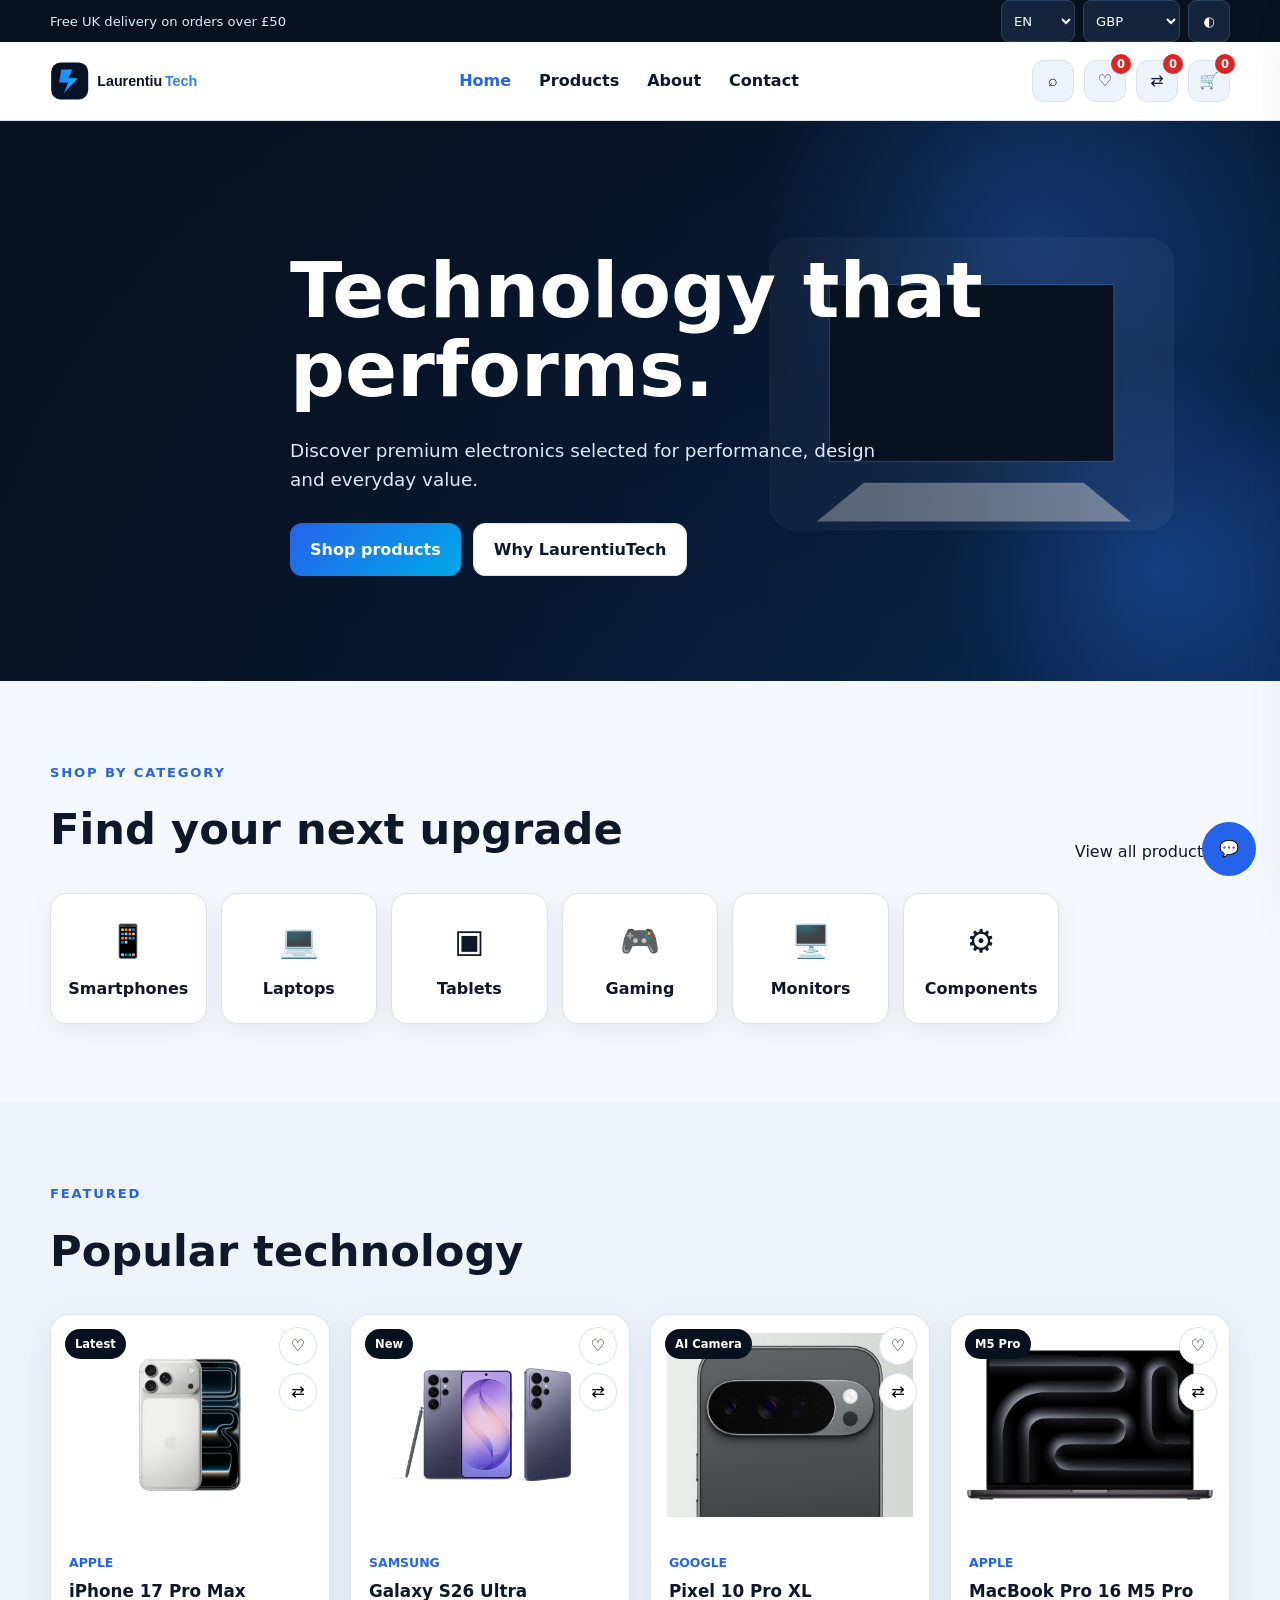
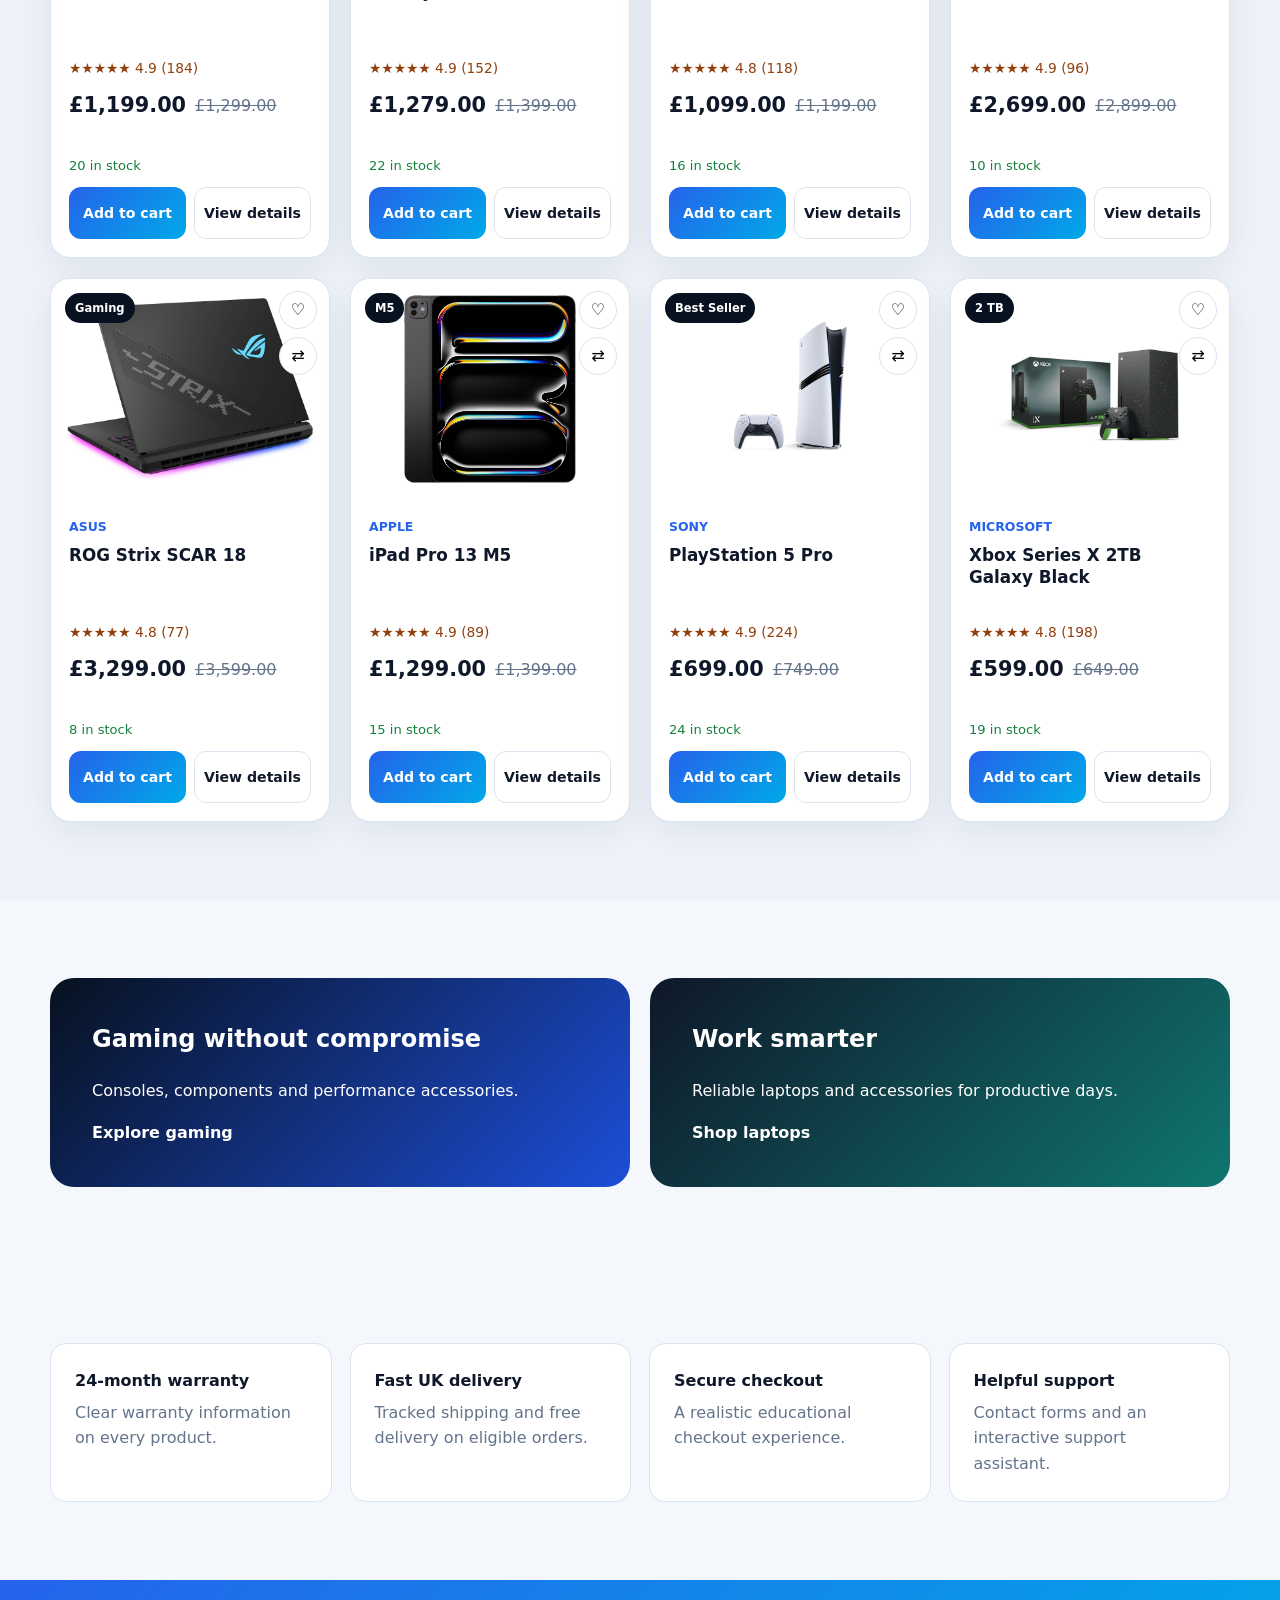
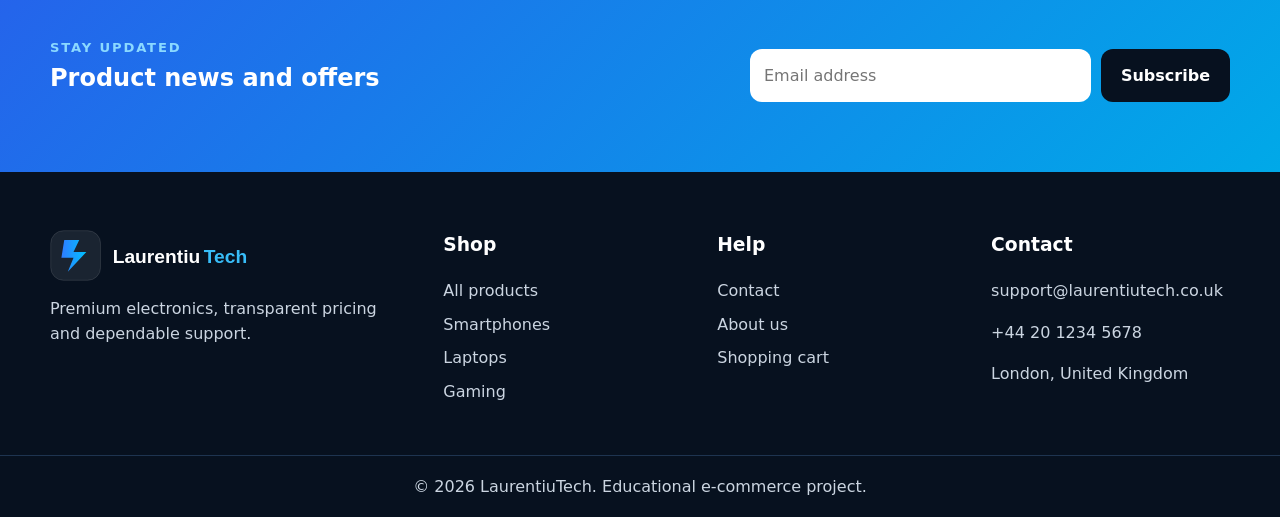
<file: index.html>
<!doctype html>
<html lang="en">
  <head>
    <meta charset="utf-8" />
    <meta content="width=device-width,initial-scale=1" name="viewport" />
    <meta content="Premium electronics store" name="description" />
    <title>Premium Electronics | LaurentiuTech</title>
    <link href="images/logo.svg" rel="icon" />
    <link href="css/style.css" rel="stylesheet" />
    <link href="css/responsive.css" rel="stylesheet" />
  </head>
  <body>
    <header class="site-header">
      <div class="topbar">
        <div class="wrap">
          <span> Free UK delivery on orders over £50 </span>
          <div class="prefs">
            <select aria-label="Language" data-language="">
              <option value="en">EN</option>
              <option value="ro">RO</option>
              <option value="es">ES</option>
              <option value="it">IT</option>
              <option value="fr">FR</option>
              <option value="de">DE</option>
            </select>
            <select aria-label="Currency" data-currency="">
              <option>GBP</option>
              <option>EUR</option>
              <option>USD</option>
              <option value="RON">RON (lei)</option>
            </select>
            <button
              aria-label="Toggle colour theme"
              class="icon-btn"
              data-action="theme"
            >
              ◐
            </button>
          </div>
        </div>
      </div>
      <div class="nav-wrap wrap">
        <a class="brand" href="index.html">
          <img alt="LaurentiuTech" src="images/logo.svg" />
        </a>
        <button
          aria-label="Open navigation"
          class="menu-btn"
          data-action="menu"
        >
          ☰
        </button>
        <nav class="main-nav">
          <a href="index.html"> Home </a>
          <a href="products.html"> Products </a>
          <a href="about.html"> About </a>
          <a href="contact.html"> Contact </a>
        </nav>
        <div class="nav-actions">
          <button aria-label="Search" class="icon-btn" data-action="search">
            ⌕
          </button>
          <button aria-label="Wishlist" class="icon-btn" data-action="wishlist">
            ♡
            <b data-wishlist-count=""> 0 </b>
          </button>
          <button aria-label="Compare" class="icon-btn" data-action="compare">
            ⇄
            <b data-compare-count=""> 0 </b>
          </button>
          <a aria-label="Cart" class="icon-btn" href="cart.html">
            🛒
            <b data-cart-count=""> 0 </b>
          </a>
        </div>
      </div>
      <div class="search-panel">
        <div class="wrap">
          <input
            data-global-search=""
            placeholder="Search products, brands or categories"
            type="search"
          />
          <button data-action="close-search">×</button>
        </div>
      </div>
    </header>
    <main>
      <section class="hero home-hero">
        <div class="wrap hero-content">
          <span class="eyebrow"> LAURENTIUTECH </span>
          <h1>Technology that performs.</h1>
          <p>
            Discover premium electronics selected for performance, design and
            everyday value.
          </p>
          <div class="hero-actions">
            <a class="btn primary" href="products.html"> Shop products </a>
            <a class="btn ghost" href="about.html"> Why LaurentiuTech </a>
          </div>
        </div>
      </section>
      <section class="section wrap">
        <div class="section-head">
          <div>
            <span class="eyebrow dark"> SHOP BY CATEGORY </span>
            <h2>Find your next upgrade</h2>
          </div>
          <a href="products.html"> View all products → </a>
        </div>
        <div class="category-grid" data-category-grid=""></div>
      </section>
      <section class="section soft">
        <div class="wrap">
          <div class="section-head">
            <div>
              <span class="eyebrow dark"> FEATURED </span>
              <h2>Popular technology</h2>
            </div>
          </div>
          <div class="product-grid" data-featured=""></div>
        </div>
      </section>
      <section class="promo-grid wrap section">
        <article class="promo">
          <h2>Gaming without compromise</h2>
          <p>Consoles, components and performance accessories.</p>
          <a href="products.html?category=Gaming"> Explore gaming </a>
        </article>
        <article class="promo alt">
          <h2>Work smarter</h2>
          <p>Reliable laptops and accessories for productive days.</p>
          <a href="products.html?category=Laptops"> Shop laptops </a>
        </article>
      </section>
      <section class="benefits wrap section">
        <article>
          <b> 24-month warranty </b>
          <span> Clear warranty information on every product. </span>
        </article>
        <article>
          <b> Fast UK delivery </b>
          <span> Tracked shipping and free delivery on eligible orders. </span>
        </article>
        <article>
          <b> Secure checkout </b>
          <span> A realistic educational checkout experience. </span>
        </article>
        <article>
          <b> Helpful support </b>
          <span> Contact forms and an interactive support assistant. </span>
        </article>
      </section>
      <section class="newsletter">
        <div class="wrap">
          <div>
            <span class="eyebrow"> STAY UPDATED </span>
            <h2>Product news and offers</h2>
          </div>
          <form data-newsletter="">
            <input placeholder="Email address" required="" type="email" />
            <button class="btn dark">Subscribe</button>
          </form>
        </div>
      </section>
    </main>
    <footer class="site-footer">
      <div class="wrap footer-grid">
        <div>
          <img
            alt="LaurentiuTech"
            class="footer-logo"
            src="images/logo-white.svg"
          />
          <p>
            Premium electronics, transparent pricing and dependable support.
          </p>
        </div>
        <div>
          <h3>Shop</h3>
          <a href="products.html"> All products </a>
          <a href="products.html?category=Smartphones"> Smartphones </a>
          <a href="products.html?category=Laptops"> Laptops </a>
          <a href="products.html?category=Gaming"> Gaming </a>
        </div>
        <div>
          <h3>Help</h3>
          <a href="contact.html"> Contact </a>
          <a href="about.html"> About us </a>
          <a href="cart.html"> Shopping cart </a>
        </div>
        <div>
          <h3>Contact</h3>
          <p>support@laurentiutech.co.uk</p>
          <p>+44 20 1234 5678</p>
          <p>London, United Kingdom</p>
        </div>
      </div>
      <div class="copyright">
        © 2026 LaurentiuTech. Educational e-commerce project.
      </div>
    </footer>
    <button class="chat-toggle" data-action="chat">💬</button>
    <aside class="chat">
      <header>
        <strong> LaurentiuTech Assistant </strong>
        <button data-action="chat-close">×</button>
      </header>
      <div class="chat-messages" data-chat-messages=""></div>
      <form data-chat-form="">
        <input
          name="message"
          placeholder="Ask about delivery, returns or warranty"
          required=""
        />
        <button>Send</button>
      </form>
    </aside>
    <div class="drawer" data-drawer="">
      <div class="drawer-head">
        <h2 data-drawer-title=""></h2>
        <button data-action="drawer-close">×</button>
      </div>
      <div data-drawer-content=""></div>
    </div>
    <div class="toast" data-toast="" role="status"></div>
    <button class="back-top" data-action="top">↑</button>
    <script src="js/translations.js"></script>
    <script src="js/products.js"></script>
    <script src="js/script.js"></script>
  </body>
</html>
</file>
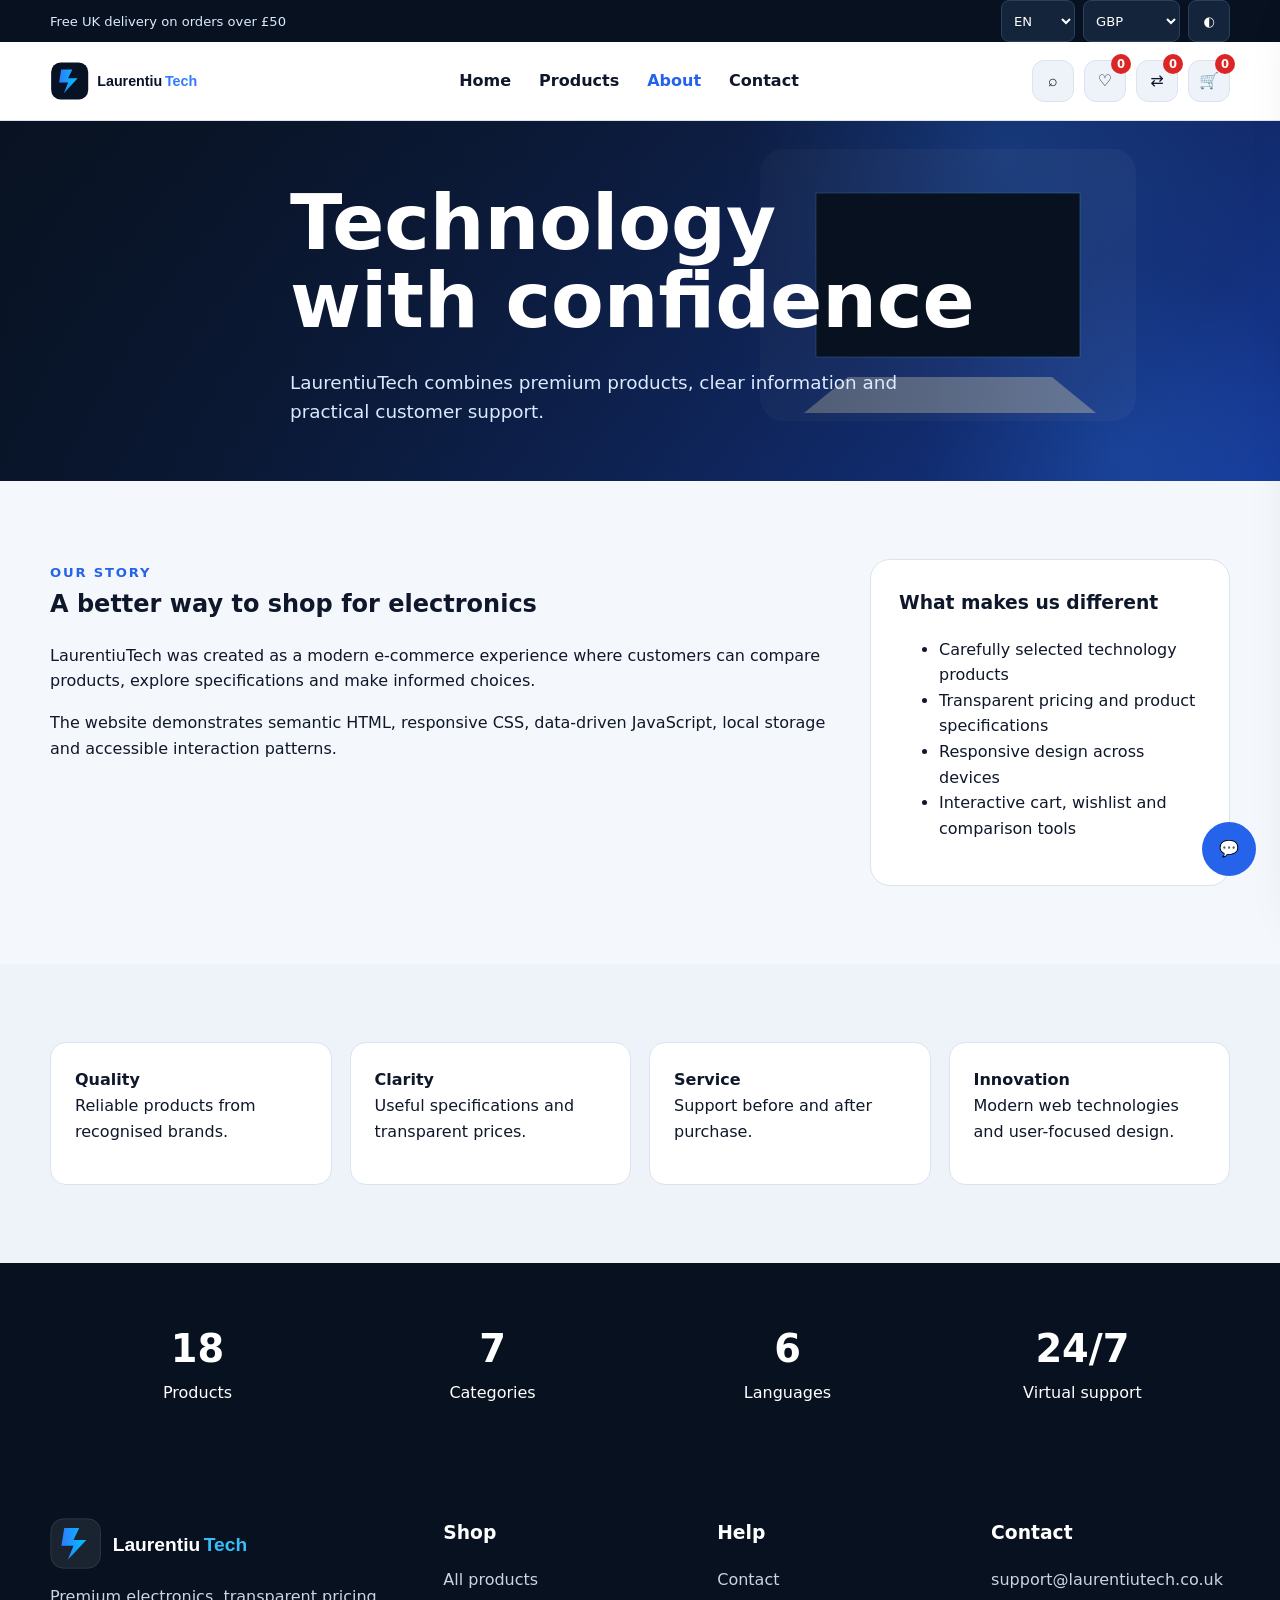
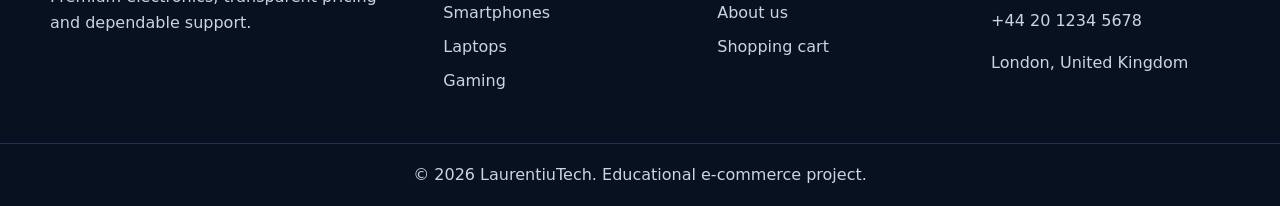
<file: about.html>
<!doctype html>
<html lang="en">
  <head>
    <meta charset="utf-8" />
    <meta content="width=device-width,initial-scale=1" name="viewport" />
    <meta content="About LaurentiuTech" name="description" />
    <title>About | LaurentiuTech</title>
    <link href="images/logo.svg" rel="icon" />
    <link href="css/style.css" rel="stylesheet" />
    <link href="css/responsive.css" rel="stylesheet" />
  </head>
  <body>
    <header class="site-header">
      <div class="topbar">
        <div class="wrap">
          <span> Free UK delivery on orders over £50 </span>
          <div class="prefs">
            <select aria-label="Language" data-language="">
              <option value="en">EN</option>
              <option value="ro">RO</option>
              <option value="es">ES</option>
              <option value="it">IT</option>
              <option value="fr">FR</option>
              <option value="de">DE</option>
            </select>
            <select aria-label="Currency" data-currency="">
              <option>GBP</option>
              <option>EUR</option>
              <option>USD</option>
              <option value="RON">RON (lei)</option>
            </select>
            <button
              aria-label="Toggle colour theme"
              class="icon-btn"
              data-action="theme"
            >
              ◐
            </button>
          </div>
        </div>
      </div>
      <div class="nav-wrap wrap">
        <a class="brand" href="index.html">
          <img alt="LaurentiuTech" src="images/logo.svg" />
        </a>
        <button
          aria-label="Open navigation"
          class="menu-btn"
          data-action="menu"
        >
          ☰
        </button>
        <nav class="main-nav">
          <a href="index.html"> Home </a>
          <a href="products.html"> Products </a>
          <a href="about.html"> About </a>
          <a href="contact.html"> Contact </a>
        </nav>
        <div class="nav-actions">
          <button aria-label="Search" class="icon-btn" data-action="search">
            ⌕
          </button>
          <button aria-label="Wishlist" class="icon-btn" data-action="wishlist">
            ♡
            <b data-wishlist-count=""> 0 </b>
          </button>
          <button aria-label="Compare" class="icon-btn" data-action="compare">
            ⇄
            <b data-compare-count=""> 0 </b>
          </button>
          <a aria-label="Cart" class="icon-btn" href="cart.html">
            🛒
            <b data-cart-count=""> 0 </b>
          </a>
        </div>
      </div>
      <div class="search-panel">
        <div class="wrap">
          <input
            data-global-search=""
            placeholder="Search products, brands or categories"
            type="search"
          />
          <button data-action="close-search">×</button>
        </div>
      </div>
    </header>
    <main>
      <section class="hero page-hero about-hero">
        <div class="wrap hero-content">
          <span class="eyebrow"> ABOUT US </span>
          <h1>Technology with confidence</h1>
          <p>
            LaurentiuTech combines premium products, clear information and
            practical customer support.
          </p>
        </div>
      </section>
      <section class="section wrap two-col">
        <div>
          <span class="eyebrow dark"> OUR STORY </span>
          <h2>A better way to shop for electronics</h2>
          <p>
            LaurentiuTech was created as a modern e-commerce experience where
            customers can compare products, explore specifications and make
            informed choices.
          </p>
          <p>
            The website demonstrates semantic HTML, responsive CSS, data-driven
            JavaScript, local storage and accessible interaction patterns.
          </p>
        </div>
        <div class="feature-panel">
          <h3>What makes us different</h3>
          <ul>
            <li>Carefully selected technology products</li>
            <li>Transparent pricing and product specifications</li>
            <li>Responsive design across devices</li>
            <li>Interactive cart, wishlist and comparison tools</li>
          </ul>
        </div>
      </section>
      <section class="section soft">
        <div class="wrap values">
          <article>
            <b> Quality </b>
            <p>Reliable products from recognised brands.</p>
          </article>
          <article>
            <b> Clarity </b>
            <p>Useful specifications and transparent prices.</p>
          </article>
          <article>
            <b> Service </b>
            <p>Support before and after purchase.</p>
          </article>
          <article>
            <b> Innovation </b>
            <p>Modern web technologies and user-focused design.</p>
          </article>
        </div>
      </section>
      <section class="stats">
        <div class="wrap">
          <div>
            <strong> 18 </strong>
            <span> Products </span>
          </div>
          <div>
            <strong> 7 </strong>
            <span> Categories </span>
          </div>
          <div>
            <strong> 6 </strong>
            <span> Languages </span>
          </div>
          <div>
            <strong> 24/7 </strong>
            <span> Virtual support </span>
          </div>
        </div>
      </section>
    </main>
    <footer class="site-footer">
      <div class="wrap footer-grid">
        <div>
          <img
            alt="LaurentiuTech"
            class="footer-logo"
            src="images/logo-white.svg"
          />
          <p>
            Premium electronics, transparent pricing and dependable support.
          </p>
        </div>
        <div>
          <h3>Shop</h3>
          <a href="products.html"> All products </a>
          <a href="products.html?category=Smartphones"> Smartphones </a>
          <a href="products.html?category=Laptops"> Laptops </a>
          <a href="products.html?category=Gaming"> Gaming </a>
        </div>
        <div>
          <h3>Help</h3>
          <a href="contact.html"> Contact </a>
          <a href="about.html"> About us </a>
          <a href="cart.html"> Shopping cart </a>
        </div>
        <div>
          <h3>Contact</h3>
          <p>support@laurentiutech.co.uk</p>
          <p>+44 20 1234 5678</p>
          <p>London, United Kingdom</p>
        </div>
      </div>
      <div class="copyright">
        © 2026 LaurentiuTech. Educational e-commerce project.
      </div>
    </footer>
    <button class="chat-toggle" data-action="chat">💬</button>
    <aside class="chat">
      <header>
        <strong> LaurentiuTech Assistant </strong>
        <button data-action="chat-close">×</button>
      </header>
      <div class="chat-messages" data-chat-messages=""></div>
      <form data-chat-form="">
        <input
          name="message"
          placeholder="Ask about delivery, returns or warranty"
          required=""
        />
        <button>Send</button>
      </form>
    </aside>
    <div class="drawer" data-drawer="">
      <div class="drawer-head">
        <h2 data-drawer-title=""></h2>
        <button data-action="drawer-close">×</button>
      </div>
      <div data-drawer-content=""></div>
    </div>
    <div class="toast" data-toast="" role="status"></div>
    <button class="back-top" data-action="top">↑</button>
    <script src="js/translations.js"></script>
    <script src="js/products.js"></script>
    <script src="js/script.js"></script>
  </body>
</html>
</file>
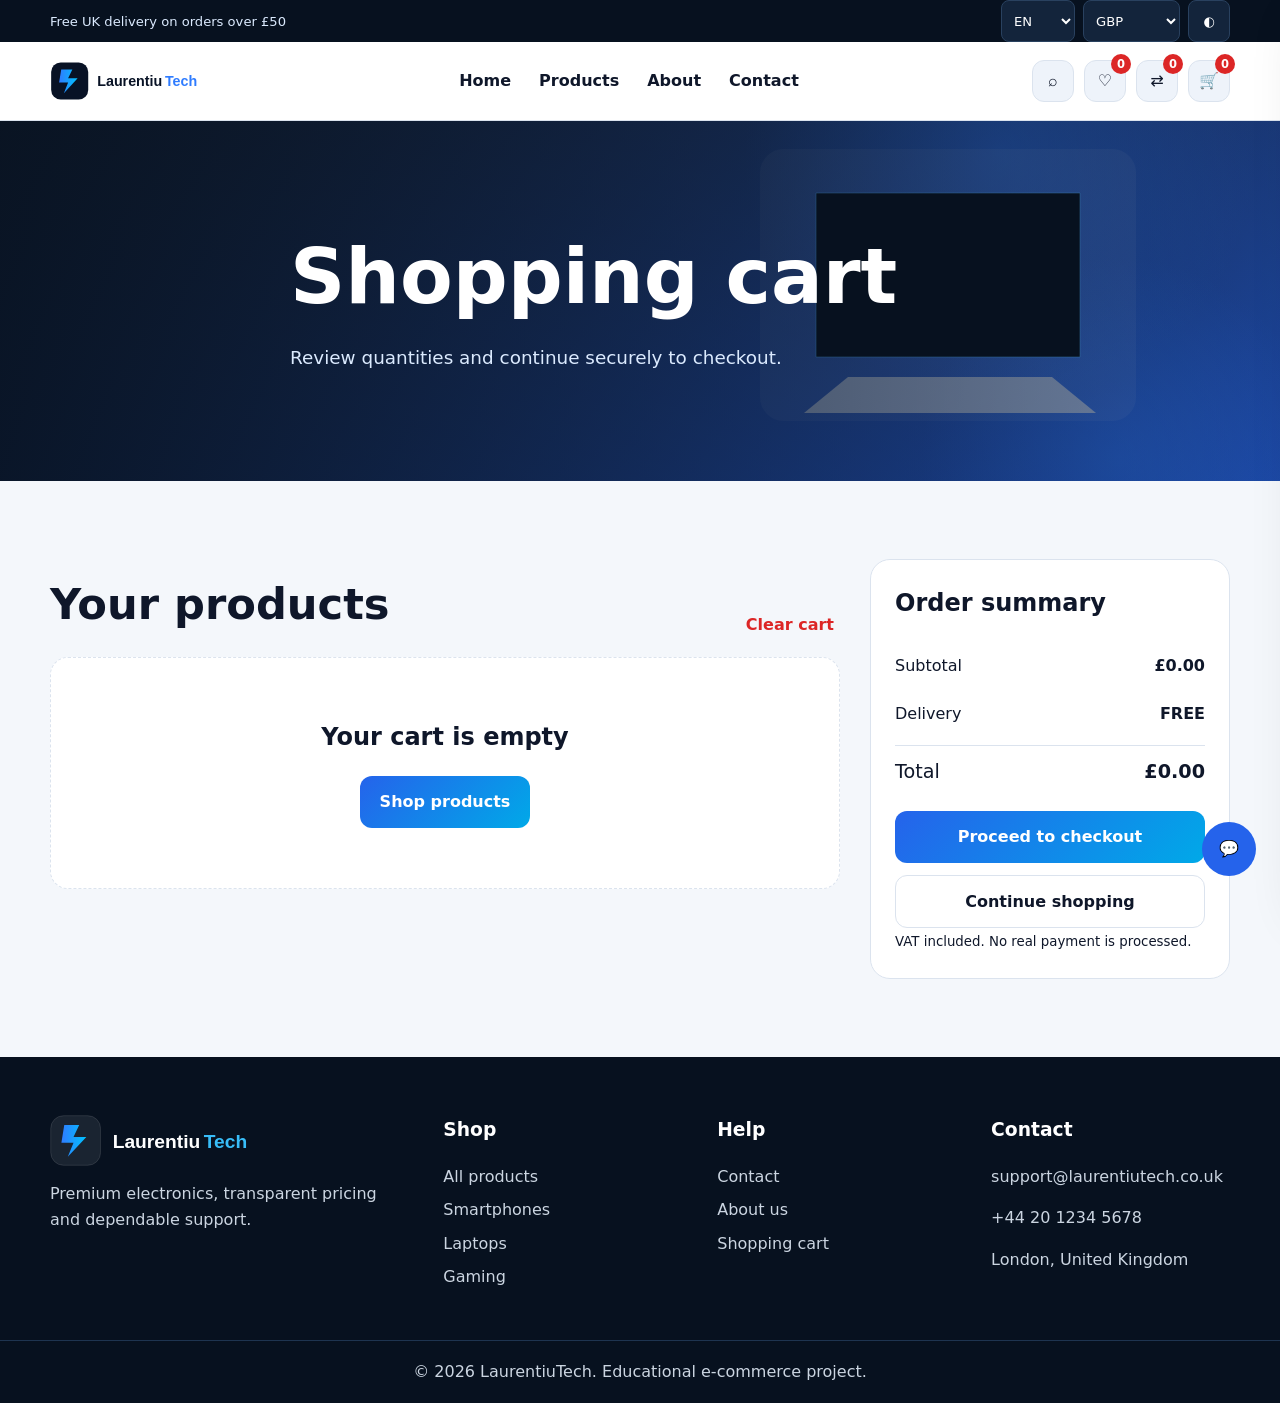
<file: cart.html>
<!doctype html>
<html lang="en">
  <head>
    <meta charset="utf-8" />
    <meta content="width=device-width,initial-scale=1" name="viewport" />
    <meta content="Review shopping cart" name="description" />
    <title>Shopping Cart | LaurentiuTech</title>
    <link href="images/logo.svg" rel="icon" />
    <link href="css/style.css" rel="stylesheet" />
    <link href="css/responsive.css" rel="stylesheet" />
  </head>
  <body>
    <header class="site-header">
      <div class="topbar">
        <div class="wrap">
          <span> Free UK delivery on orders over £50 </span>
          <div class="prefs">
            <select aria-label="Language" data-language="">
              <option value="en">EN</option>
              <option value="ro">RO</option>
              <option value="es">ES</option>
              <option value="it">IT</option>
              <option value="fr">FR</option>
              <option value="de">DE</option>
            </select>
            <select aria-label="Currency" data-currency="">
              <option>GBP</option>
              <option>EUR</option>
              <option>USD</option>
              <option value="RON">RON (lei)</option>
            </select>
            <button
              aria-label="Toggle colour theme"
              class="icon-btn"
              data-action="theme"
            >
              ◐
            </button>
          </div>
        </div>
      </div>
      <div class="nav-wrap wrap">
        <a class="brand" href="index.html">
          <img alt="LaurentiuTech" src="images/logo.svg" />
        </a>
        <button
          aria-label="Open navigation"
          class="menu-btn"
          data-action="menu"
        >
          ☰
        </button>
        <nav class="main-nav">
          <a href="index.html"> Home </a>
          <a href="products.html"> Products </a>
          <a href="about.html"> About </a>
          <a href="contact.html"> Contact </a>
        </nav>
        <div class="nav-actions">
          <button aria-label="Search" class="icon-btn" data-action="search">
            ⌕
          </button>
          <button aria-label="Wishlist" class="icon-btn" data-action="wishlist">
            ♡
            <b data-wishlist-count=""> 0 </b>
          </button>
          <button aria-label="Compare" class="icon-btn" data-action="compare">
            ⇄
            <b data-compare-count=""> 0 </b>
          </button>
          <a aria-label="Cart" class="icon-btn" href="cart.html">
            🛒
            <b data-cart-count=""> 0 </b>
          </a>
        </div>
      </div>
      <div class="search-panel">
        <div class="wrap">
          <input
            data-global-search=""
            placeholder="Search products, brands or categories"
            type="search"
          />
          <button data-action="close-search">×</button>
        </div>
      </div>
    </header>
    <main>
      <section class="hero page-hero cart-hero">
        <div class="wrap hero-content">
          <span class="eyebrow"> YOUR BASKET </span>
          <h1>Shopping cart</h1>
          <p>Review quantities and continue securely to checkout.</p>
        </div>
      </section>
      <section class="section wrap">
        <div class="cart-layout">
          <div>
            <div class="section-head compact">
              <h2>Your products</h2>
              <button class="link-btn" data-action="clear-cart">
                Clear cart
              </button>
            </div>
            <div class="cart-items" data-cart-items=""></div>
          </div>
          <aside class="summary">
            <h2>Order summary</h2>
            <div>
              <span> Subtotal </span>
              <strong data-subtotal=""> £0.00 </strong>
            </div>
            <div>
              <span> Delivery </span>
              <strong data-delivery=""> £0.00 </strong>
            </div>
            <div class="summary-total">
              <span> Total </span>
              <strong data-total=""> £0.00 </strong>
            </div>
            <a class="btn primary full" href="checkout.html">
              Proceed to checkout
            </a>
            <a class="btn ghost full" href="products.html">
              Continue shopping
            </a>
            <small> VAT included. No real payment is processed. </small>
          </aside>
        </div>
      </section>
    </main>
    <footer class="site-footer">
      <div class="wrap footer-grid">
        <div>
          <img
            alt="LaurentiuTech"
            class="footer-logo"
            src="images/logo-white.svg"
          />
          <p>
            Premium electronics, transparent pricing and dependable support.
          </p>
        </div>
        <div>
          <h3>Shop</h3>
          <a href="products.html"> All products </a>
          <a href="products.html?category=Smartphones"> Smartphones </a>
          <a href="products.html?category=Laptops"> Laptops </a>
          <a href="products.html?category=Gaming"> Gaming </a>
        </div>
        <div>
          <h3>Help</h3>
          <a href="contact.html"> Contact </a>
          <a href="about.html"> About us </a>
          <a href="cart.html"> Shopping cart </a>
        </div>
        <div>
          <h3>Contact</h3>
          <p>support@laurentiutech.co.uk</p>
          <p>+44 20 1234 5678</p>
          <p>London, United Kingdom</p>
        </div>
      </div>
      <div class="copyright">
        © 2026 LaurentiuTech. Educational e-commerce project.
      </div>
    </footer>
    <button class="chat-toggle" data-action="chat">💬</button>
    <aside class="chat">
      <header>
        <strong> LaurentiuTech Assistant </strong>
        <button data-action="chat-close">×</button>
      </header>
      <div class="chat-messages" data-chat-messages=""></div>
      <form data-chat-form="">
        <input
          name="message"
          placeholder="Ask about delivery, returns or warranty"
          required=""
        />
        <button>Send</button>
      </form>
    </aside>
    <div class="drawer" data-drawer="">
      <div class="drawer-head">
        <h2 data-drawer-title=""></h2>
        <button data-action="drawer-close">×</button>
      </div>
      <div data-drawer-content=""></div>
    </div>
    <div class="toast" data-toast="" role="status"></div>
    <button class="back-top" data-action="top">↑</button>
    <script src="js/translations.js"></script>
    <script src="js/products.js"></script>
    <script src="js/script.js"></script>
  </body>
</html>
</file>
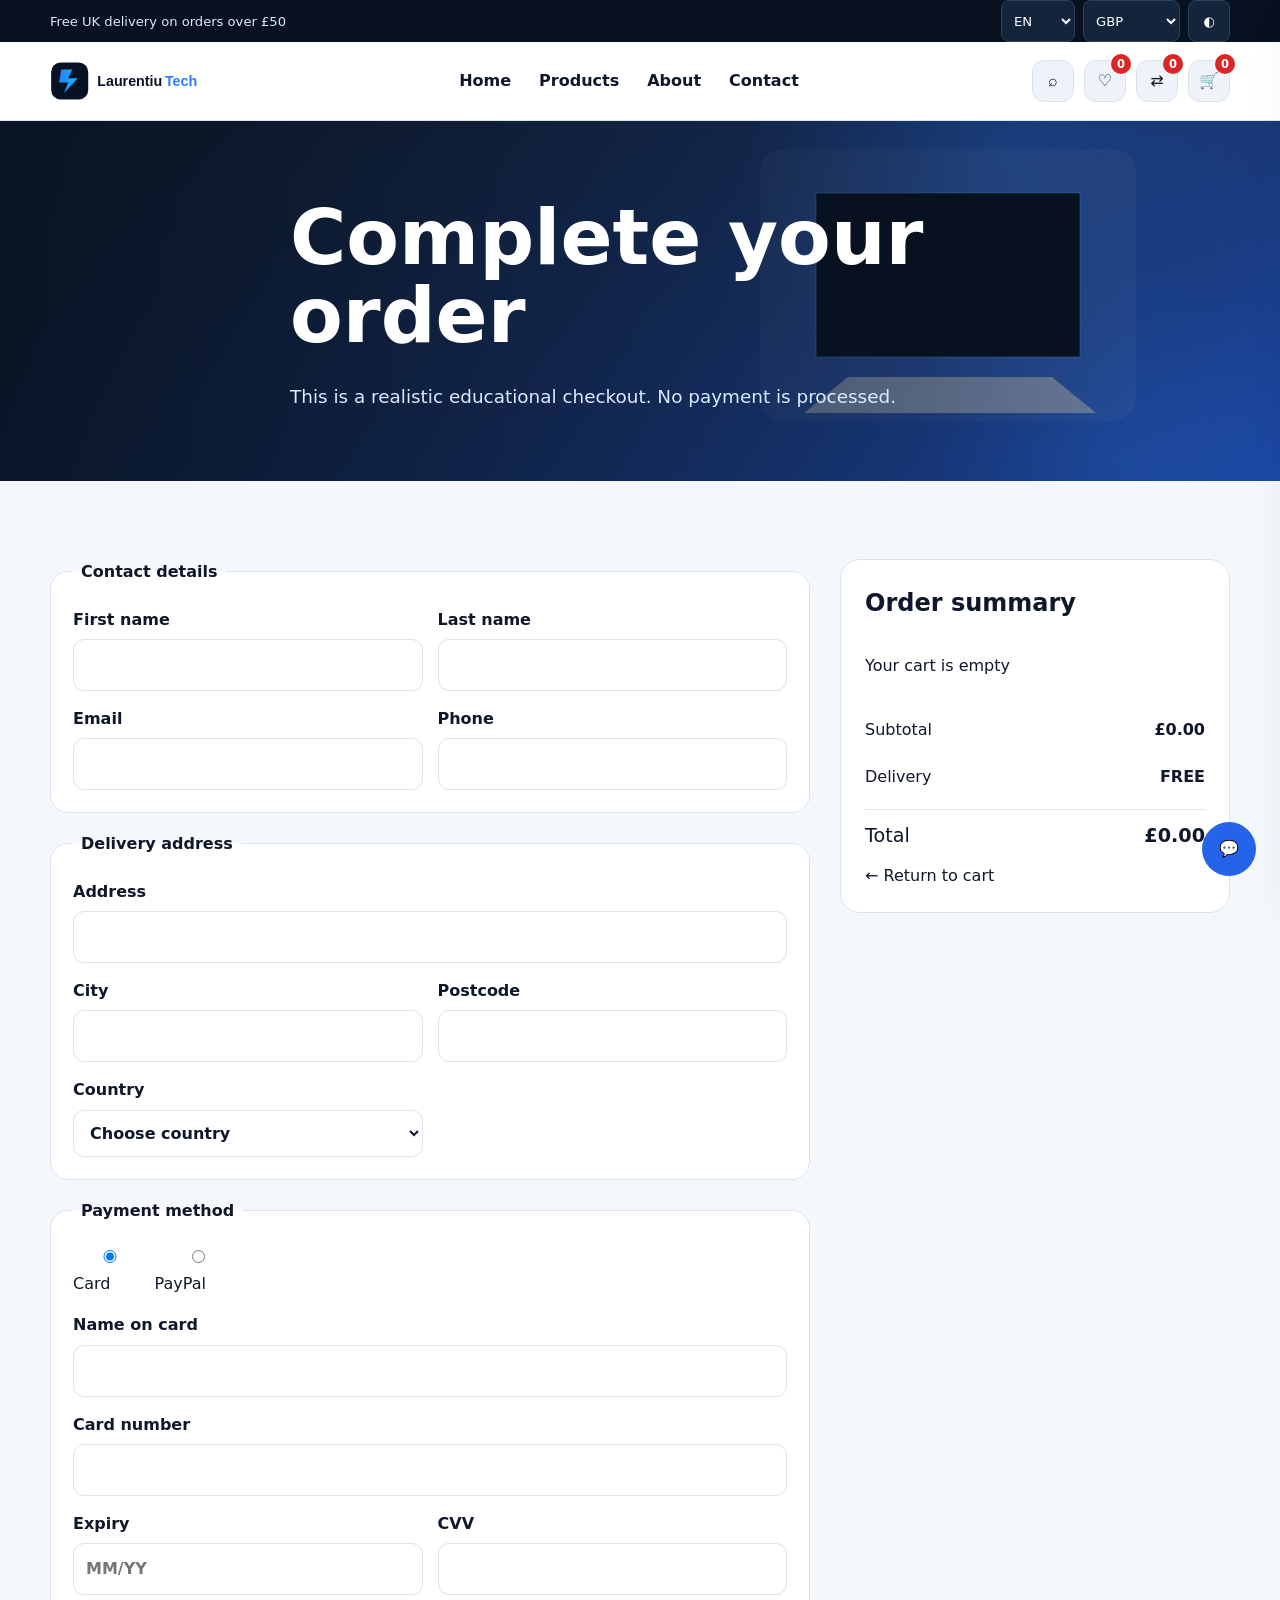
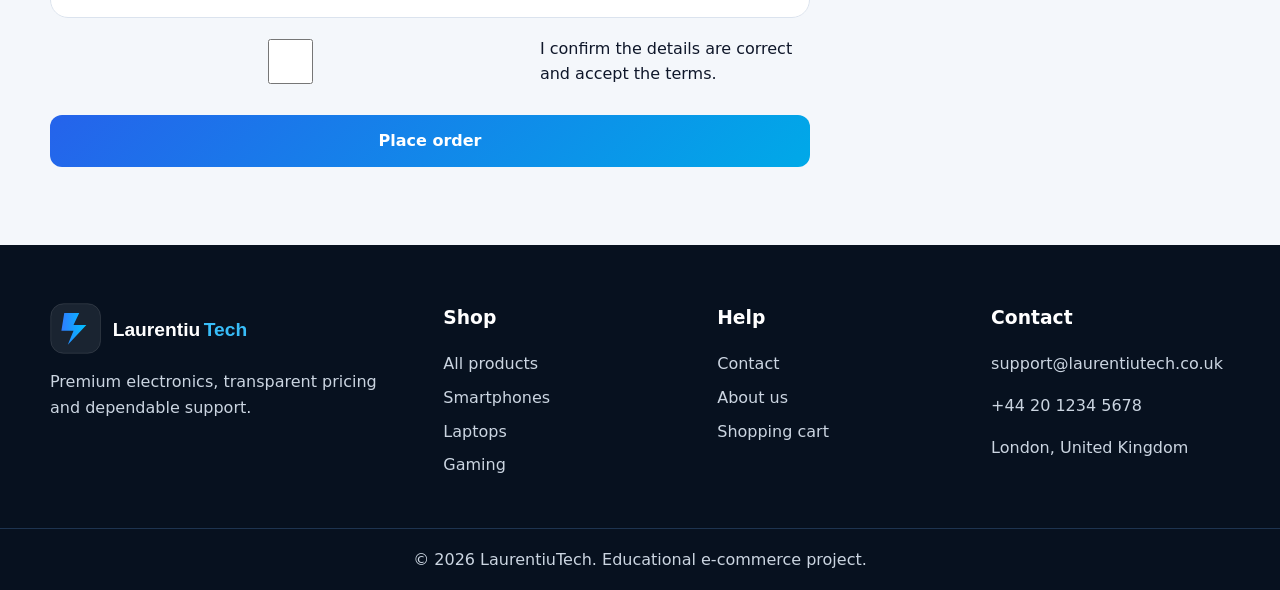
<file: checkout.html>
<!doctype html>
<html lang="en">
  <head>
    <meta charset="utf-8" />
    <meta content="width=device-width,initial-scale=1" name="viewport" />
    <meta content="Secure checkout" name="description" />
    <title>Checkout | LaurentiuTech</title>
    <link href="images/logo.svg" rel="icon" />
    <link href="css/style.css" rel="stylesheet" />
    <link href="css/responsive.css" rel="stylesheet" />
  </head>
  <body>
    <header class="site-header">
      <div class="topbar">
        <div class="wrap">
          <span> Free UK delivery on orders over £50 </span>
          <div class="prefs">
            <select aria-label="Language" data-language="">
              <option value="en">EN</option>
              <option value="ro">RO</option>
              <option value="es">ES</option>
              <option value="it">IT</option>
              <option value="fr">FR</option>
              <option value="de">DE</option>
            </select>
            <select aria-label="Currency" data-currency="">
              <option>GBP</option>
              <option>EUR</option>
              <option>USD</option>
              <option value="RON">RON (lei)</option>
            </select>
            <button
              aria-label="Toggle colour theme"
              class="icon-btn"
              data-action="theme"
            >
              ◐
            </button>
          </div>
        </div>
      </div>
      <div class="nav-wrap wrap">
        <a class="brand" href="index.html">
          <img alt="LaurentiuTech" src="images/logo.svg" />
        </a>
        <button
          aria-label="Open navigation"
          class="menu-btn"
          data-action="menu"
        >
          ☰
        </button>
        <nav class="main-nav">
          <a href="index.html"> Home </a>
          <a href="products.html"> Products </a>
          <a href="about.html"> About </a>
          <a href="contact.html"> Contact </a>
        </nav>
        <div class="nav-actions">
          <button aria-label="Search" class="icon-btn" data-action="search">
            ⌕
          </button>
          <button aria-label="Wishlist" class="icon-btn" data-action="wishlist">
            ♡
            <b data-wishlist-count=""> 0 </b>
          </button>
          <button aria-label="Compare" class="icon-btn" data-action="compare">
            ⇄
            <b data-compare-count=""> 0 </b>
          </button>
          <a aria-label="Cart" class="icon-btn" href="cart.html">
            🛒
            <b data-cart-count=""> 0 </b>
          </a>
        </div>
      </div>
      <div class="search-panel">
        <div class="wrap">
          <input
            data-global-search=""
            placeholder="Search products, brands or categories"
            type="search"
          />
          <button data-action="close-search">×</button>
        </div>
      </div>
    </header>
    <main>
      <section class="hero page-hero checkout-hero">
        <div class="wrap hero-content">
          <span class="eyebrow"> SECURE CHECKOUT </span>
          <h1>Complete your order</h1>
          <p>
            This is a realistic educational checkout. No payment is processed.
          </p>
        </div>
      </section>
      <section class="section wrap">
        <div class="order-success" data-order-success="">
          <b> ✓ </b>
          <h2>Order confirmed</h2>
          <p>
            Your reference is
            <strong data-order-ref=""> </strong>
            .
          </p>
          <a class="btn primary" href="products.html"> Continue shopping </a>
        </div>
        <div class="checkout-layout" data-checkout-layout="">
          <form class="checkout-form" data-checkout-form="">
            <fieldset>
              <legend>Contact details</legend>
              <div class="form-grid">
                <label>
                  First name
                  <input minlength="2" name="firstName" required="" />
                </label>
                <label>
                  Last name
                  <input minlength="2" name="lastName" required="" />
                </label>
                <label>
                  Email
                  <input name="email" required="" type="email" />
                </label>
                <label>
                  Phone
                  <input minlength="7" name="phone" required="" type="tel" />
                </label>
              </div>
            </fieldset>
            <fieldset>
              <legend>Delivery address</legend>
              <div class="form-grid">
                <label class="wide">
                  Address
                  <input minlength="4" name="address" required="" />
                </label>
                <label>
                  City
                  <input name="city" required="" />
                </label>
                <label>
                  Postcode
                  <input minlength="5" name="postcode" required="" />
                </label>
                <label>
                  Country
                  <select data-country-select="" name="country" required="">
                    <option value="">Choose country</option>
                  </select>
                </label>
              </div>
            </fieldset>
            <fieldset>
              <legend>Payment method</legend>
              <div class="payment-choice">
                <label>
                  <input checked="" name="payment" type="radio" value="card" />
                  Card
                </label>
                <label>
                  <input name="payment" type="radio" value="paypal" />
                  PayPal
                </label>
              </div>
              <div class="card-fields" data-card-fields="">
                <div class="form-grid">
                  <label class="wide">
                    Name on card
                    <input name="cardName" required="" />
                  </label>
                  <label class="wide">
                    Card number
                    <input
                      inputmode="numeric"
                      maxlength="19"
                      minlength="12"
                      name="cardNumber"
                      required=""
                    />
                  </label>
                  <label>
                    Expiry
                    <input
                      maxlength="5"
                      minlength="5"
                      name="expiry"
                      placeholder="MM/YY"
                      required=""
                    />
                  </label>
                  <label>
                    CVV
                    <input
                      inputmode="numeric"
                      maxlength="4"
                      minlength="3"
                      name="cvv"
                      required=""
                    />
                  </label>
                </div>
              </div>
              <div class="paypal-note" data-paypal-note="">
                <b> PayPal selected </b>
                <p>
                  You would be redirected to PayPal after placing the order.
                </p>
              </div>
            </fieldset>
            <label class="terms">
              <input name="terms" required="" type="checkbox" />
              I confirm the details are correct and accept the terms.
            </label>
            <button class="btn primary full" type="submit">Place order</button>
          </form>
          <aside class="summary checkout-summary">
            <h2>Order summary</h2>
            <div class="checkout-items" data-checkout-items=""></div>
            <div>
              <span> Subtotal </span>
              <strong data-subtotal=""> £0.00 </strong>
            </div>
            <div>
              <span> Delivery </span>
              <strong data-delivery=""> £0.00 </strong>
            </div>
            <div class="summary-total">
              <span> Total </span>
              <strong data-total=""> £0.00 </strong>
            </div>
            <a href="cart.html"> ← Return to cart </a>
          </aside>
        </div>
      </section>
    </main>
    <footer class="site-footer">
      <div class="wrap footer-grid">
        <div>
          <img
            alt="LaurentiuTech"
            class="footer-logo"
            src="images/logo-white.svg"
          />
          <p>
            Premium electronics, transparent pricing and dependable support.
          </p>
        </div>
        <div>
          <h3>Shop</h3>
          <a href="products.html"> All products </a>
          <a href="products.html?category=Smartphones"> Smartphones </a>
          <a href="products.html?category=Laptops"> Laptops </a>
          <a href="products.html?category=Gaming"> Gaming </a>
        </div>
        <div>
          <h3>Help</h3>
          <a href="contact.html"> Contact </a>
          <a href="about.html"> About us </a>
          <a href="cart.html"> Shopping cart </a>
        </div>
        <div>
          <h3>Contact</h3>
          <p>support@laurentiutech.co.uk</p>
          <p>+44 20 1234 5678</p>
          <p>London, United Kingdom</p>
        </div>
      </div>
      <div class="copyright">
        © 2026 LaurentiuTech. Educational e-commerce project.
      </div>
    </footer>
    <button class="chat-toggle" data-action="chat">💬</button>
    <aside class="chat">
      <header>
        <strong> LaurentiuTech Assistant </strong>
        <button data-action="chat-close">×</button>
      </header>
      <div class="chat-messages" data-chat-messages=""></div>
      <form data-chat-form="">
        <input
          name="message"
          placeholder="Ask about delivery, returns or warranty"
          required=""
        />
        <button>Send</button>
      </form>
    </aside>
    <div class="drawer" data-drawer="">
      <div class="drawer-head">
        <h2 data-drawer-title=""></h2>
        <button data-action="drawer-close">×</button>
      </div>
      <div data-drawer-content=""></div>
    </div>
    <div class="toast" data-toast="" role="status"></div>
    <button class="back-top" data-action="top">↑</button>
    <script src="js/translations.js"></script>
    <script src="js/products.js"></script>
    <script src="js/script.js"></script>
  </body>
</html>
</file>
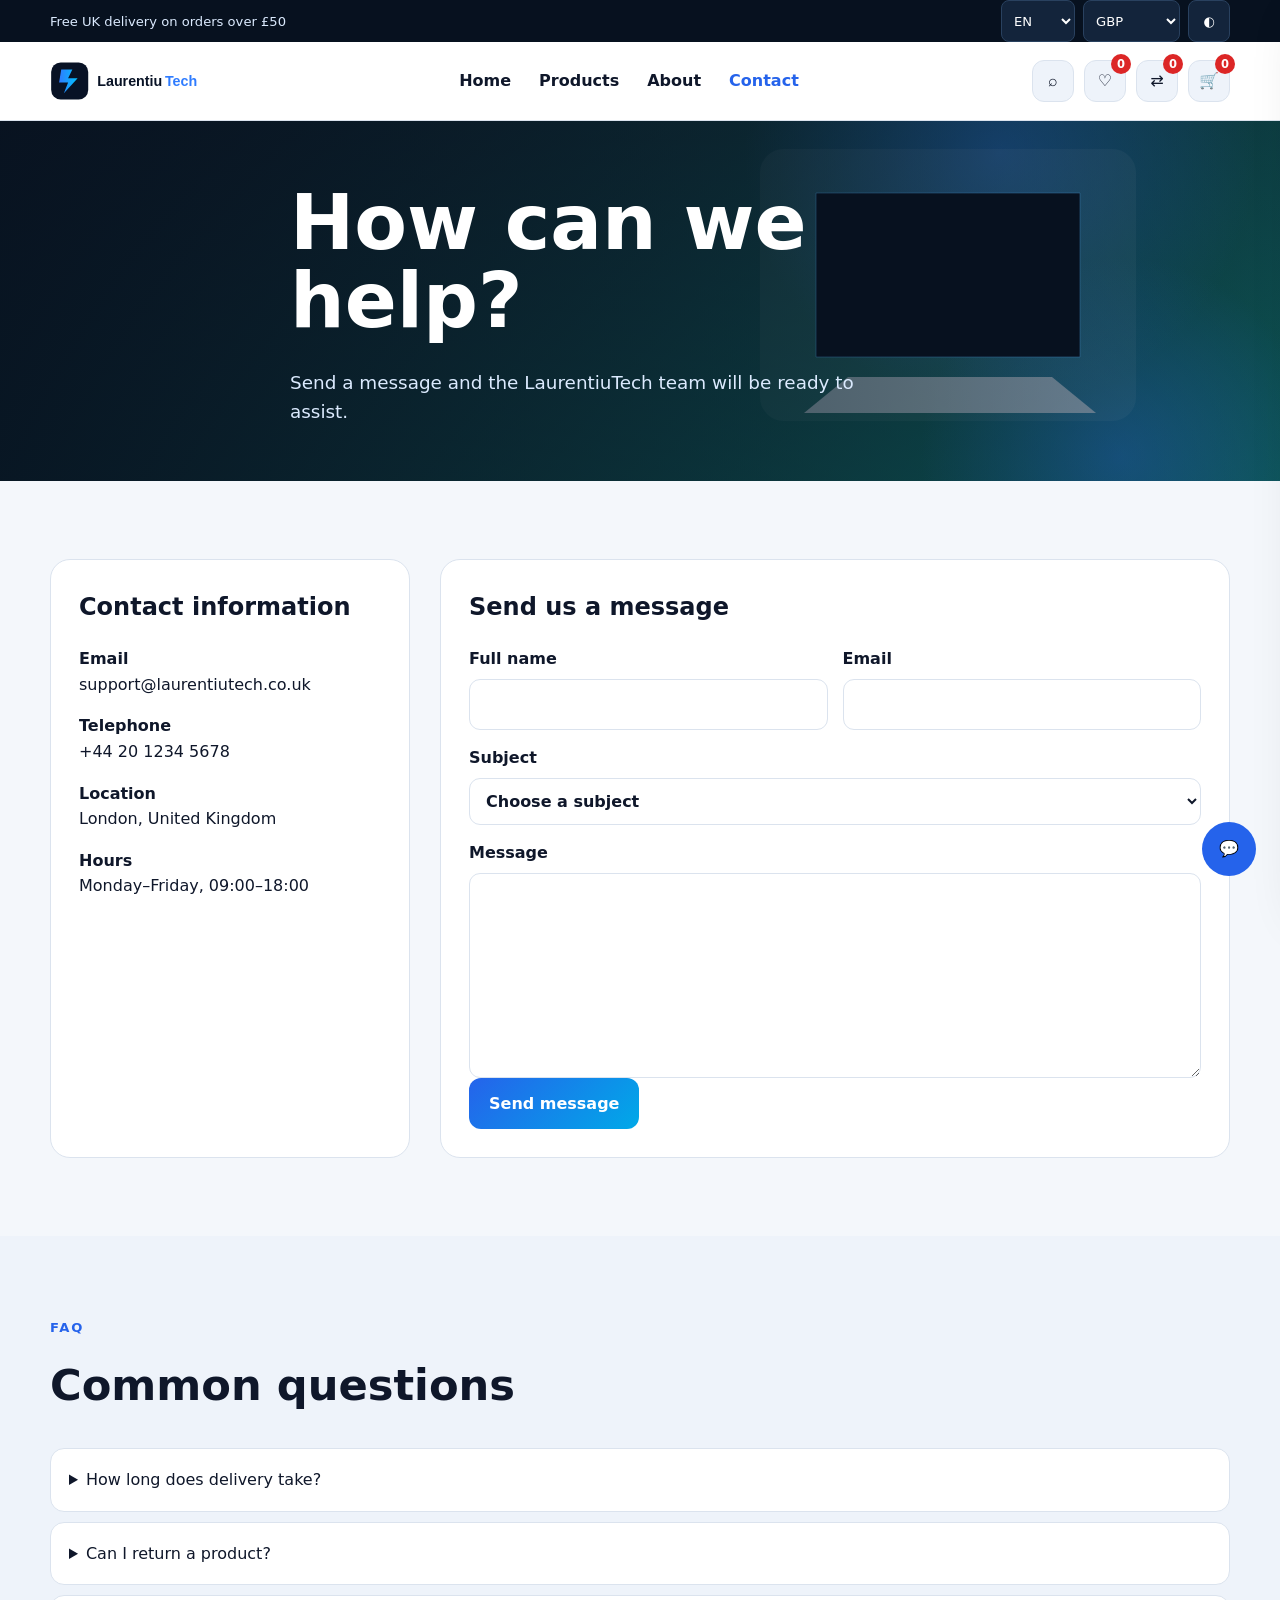
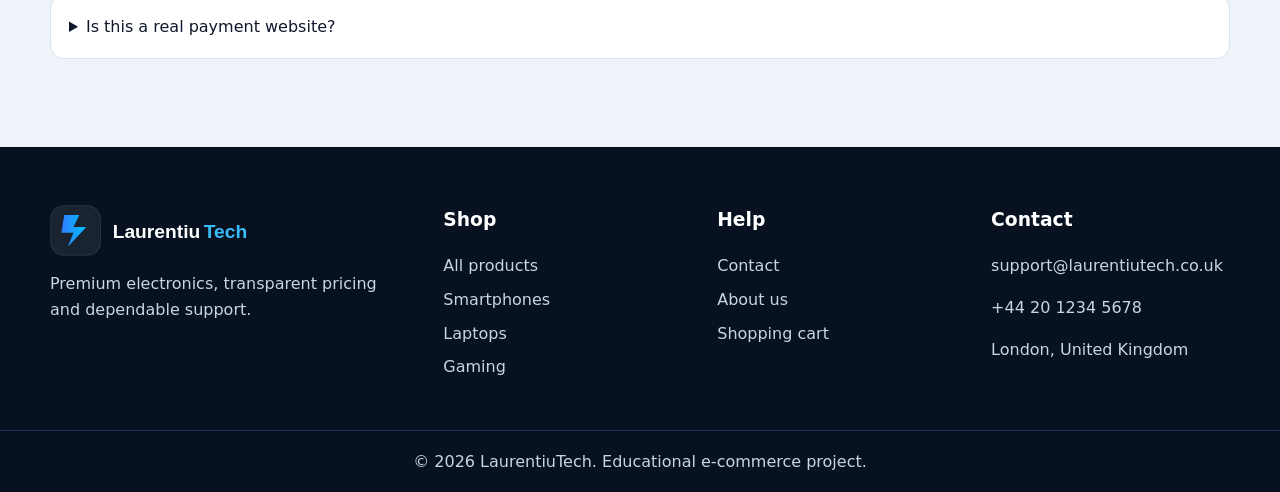
<file: contact.html>
<!doctype html>
<html lang="en">
  <head>
    <meta charset="utf-8" />
    <meta content="width=device-width,initial-scale=1" name="viewport" />
    <meta content="Contact LaurentiuTech" name="description" />
    <title>Contact | LaurentiuTech</title>
    <link href="images/logo.svg" rel="icon" />
    <link href="css/style.css" rel="stylesheet" />
    <link href="css/responsive.css" rel="stylesheet" />
  </head>
  <body>
    <header class="site-header">
      <div class="topbar">
        <div class="wrap">
          <span> Free UK delivery on orders over £50 </span>
          <div class="prefs">
            <select aria-label="Language" data-language="">
              <option value="en">EN</option>
              <option value="ro">RO</option>
              <option value="es">ES</option>
              <option value="it">IT</option>
              <option value="fr">FR</option>
              <option value="de">DE</option>
            </select>
            <select aria-label="Currency" data-currency="">
              <option>GBP</option>
              <option>EUR</option>
              <option>USD</option>
              <option value="RON">RON (lei)</option>
            </select>
            <button
              aria-label="Toggle colour theme"
              class="icon-btn"
              data-action="theme"
            >
              ◐
            </button>
          </div>
        </div>
      </div>
      <div class="nav-wrap wrap">
        <a class="brand" href="index.html">
          <img alt="LaurentiuTech" src="images/logo.svg" />
        </a>
        <button
          aria-label="Open navigation"
          class="menu-btn"
          data-action="menu"
        >
          ☰
        </button>
        <nav class="main-nav">
          <a href="index.html"> Home </a>
          <a href="products.html"> Products </a>
          <a href="about.html"> About </a>
          <a href="contact.html"> Contact </a>
        </nav>
        <div class="nav-actions">
          <button aria-label="Search" class="icon-btn" data-action="search">
            ⌕
          </button>
          <button aria-label="Wishlist" class="icon-btn" data-action="wishlist">
            ♡
            <b data-wishlist-count=""> 0 </b>
          </button>
          <button aria-label="Compare" class="icon-btn" data-action="compare">
            ⇄
            <b data-compare-count=""> 0 </b>
          </button>
          <a aria-label="Cart" class="icon-btn" href="cart.html">
            🛒
            <b data-cart-count=""> 0 </b>
          </a>
        </div>
      </div>
      <div class="search-panel">
        <div class="wrap">
          <input
            data-global-search=""
            placeholder="Search products, brands or categories"
            type="search"
          />
          <button data-action="close-search">×</button>
        </div>
      </div>
    </header>
    <main>
      <section class="hero page-hero contact-hero">
        <div class="wrap hero-content">
          <span class="eyebrow"> CONTACT </span>
          <h1>How can we help?</h1>
          <p>
            Send a message and the LaurentiuTech team will be ready to assist.
          </p>
        </div>
      </section>
      <section class="section wrap contact-layout">
        <aside class="contact-card">
          <h2>Contact information</h2>
          <p>
            <b> Email </b>
            <br />
            support@laurentiutech.co.uk
          </p>
          <p>
            <b> Telephone </b>
            <br />
            +44 20 1234 5678
          </p>
          <p>
            <b> Location </b>
            <br />
            London, United Kingdom
          </p>
          <p>
            <b> Hours </b>
            <br />
            Monday–Friday, 09:00–18:00
          </p>
        </aside>
        <form class="contact-form" data-contact-form="">
          <h2>Send us a message</h2>
          <div class="form-grid">
            <label>
              Full name
              <input minlength="2" name="name" required="" />
            </label>
            <label>
              Email
              <input name="email" required="" type="email" />
            </label>
            <label class="wide">
              Subject
              <select name="subject" required="">
                <option value="">Choose a subject</option>
                <option>Product question</option>
                <option>Order support</option>
                <option>Returns</option>
                <option>Other</option>
              </select>
            </label>
            <label class="wide">
              Message
              <textarea
                minlength="10"
                name="message"
                required=""
                rows="7"
              ></textarea>
            </label>
          </div>
          <button class="btn primary" type="submit">Send message</button>
        </form>
      </section>
      <section class="faq section soft">
        <div class="wrap">
          <div class="section-head">
            <div>
              <span class="eyebrow dark"> FAQ </span>
              <h2>Common questions</h2>
            </div>
          </div>
          <details>
            <summary>How long does delivery take?</summary>
            <p>Standard UK delivery usually takes 3–5 working days.</p>
          </details>
          <details>
            <summary>Can I return a product?</summary>
            <p>Eligible products may be returned within 30 days.</p>
          </details>
          <details>
            <summary>Is this a real payment website?</summary>
            <p>
              No. LaurentiuTech is an educational front-end project and does not
              process payments.
            </p>
          </details>
        </div>
      </section>
    </main>
    <footer class="site-footer">
      <div class="wrap footer-grid">
        <div>
          <img
            alt="LaurentiuTech"
            class="footer-logo"
            src="images/logo-white.svg"
          />
          <p>
            Premium electronics, transparent pricing and dependable support.
          </p>
        </div>
        <div>
          <h3>Shop</h3>
          <a href="products.html"> All products </a>
          <a href="products.html?category=Smartphones"> Smartphones </a>
          <a href="products.html?category=Laptops"> Laptops </a>
          <a href="products.html?category=Gaming"> Gaming </a>
        </div>
        <div>
          <h3>Help</h3>
          <a href="contact.html"> Contact </a>
          <a href="about.html"> About us </a>
          <a href="cart.html"> Shopping cart </a>
        </div>
        <div>
          <h3>Contact</h3>
          <p>support@laurentiutech.co.uk</p>
          <p>+44 20 1234 5678</p>
          <p>London, United Kingdom</p>
        </div>
      </div>
      <div class="copyright">
        © 2026 LaurentiuTech. Educational e-commerce project.
      </div>
    </footer>
    <button class="chat-toggle" data-action="chat">💬</button>
    <aside class="chat">
      <header>
        <strong> LaurentiuTech Assistant </strong>
        <button data-action="chat-close">×</button>
      </header>
      <div class="chat-messages" data-chat-messages=""></div>
      <form data-chat-form="">
        <input
          name="message"
          placeholder="Ask about delivery, returns or warranty"
          required=""
        />
        <button>Send</button>
      </form>
    </aside>
    <div class="drawer" data-drawer="">
      <div class="drawer-head">
        <h2 data-drawer-title=""></h2>
        <button data-action="drawer-close">×</button>
      </div>
      <div data-drawer-content=""></div>
    </div>
    <div class="toast" data-toast="" role="status"></div>
    <button class="back-top" data-action="top">↑</button>
    <script src="js/translations.js"></script>
    <script src="js/products.js"></script>
    <script src="js/script.js"></script>
  </body>
</html>
</file>
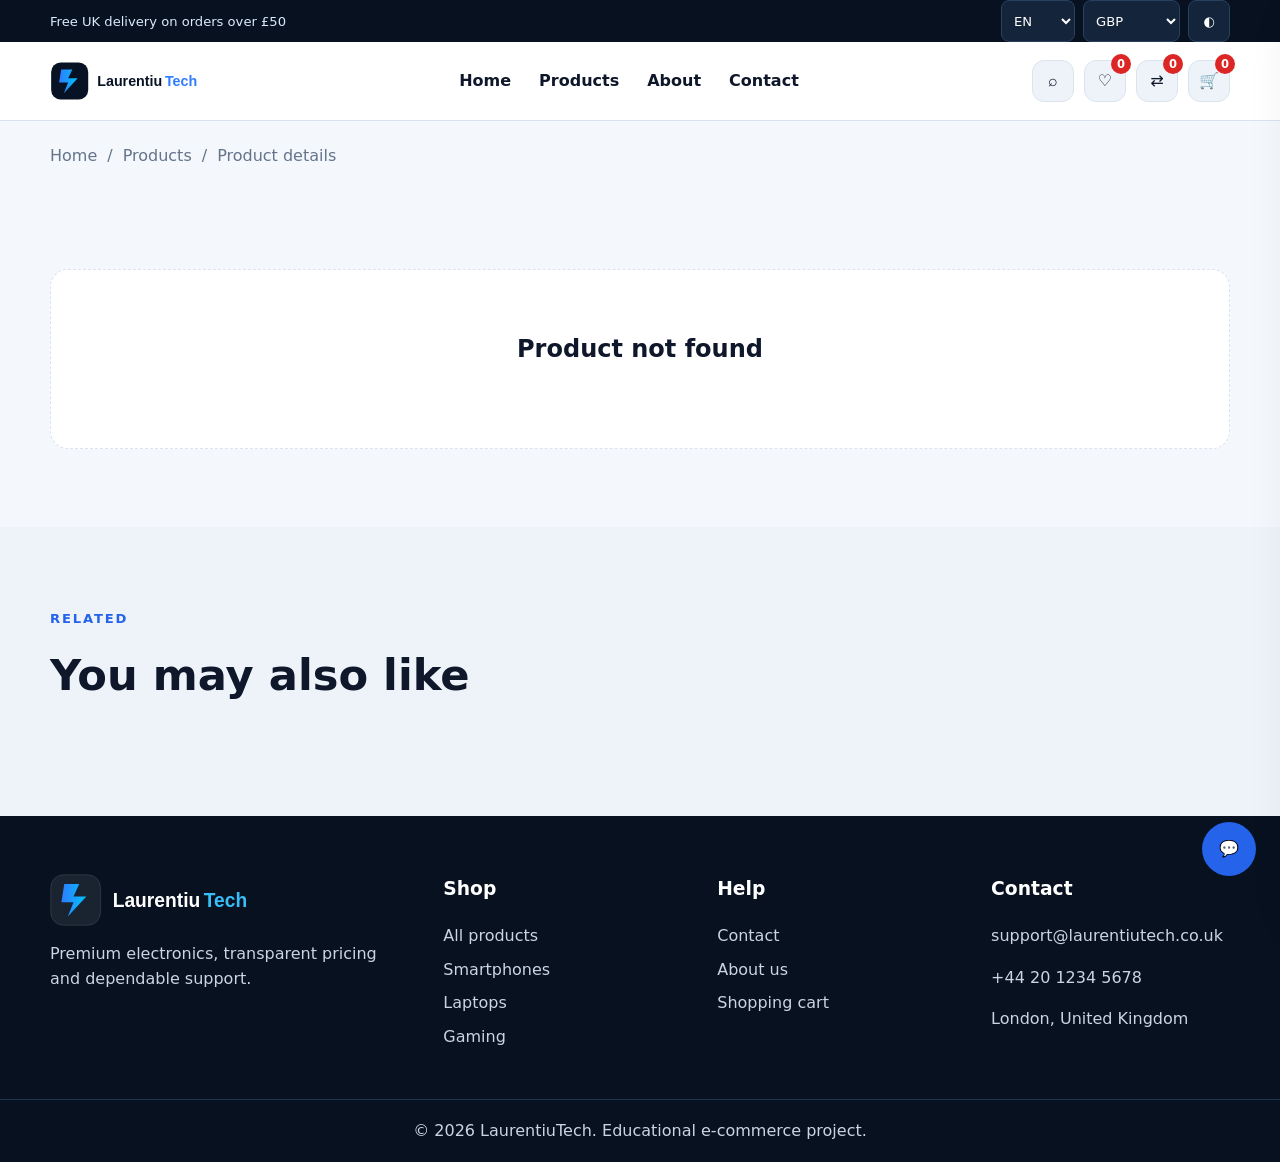
<file: product-details.html>
<!doctype html>
<html lang="en">
  <head>
    <meta charset="utf-8" />
    <meta content="width=device-width,initial-scale=1" name="viewport" />
    <meta content="View product information" name="description" />
    <title>Product Details | LaurentiuTech</title>
    <link href="images/logo.svg" rel="icon" />
    <link href="css/style.css" rel="stylesheet" />
    <link href="css/responsive.css" rel="stylesheet" />
  </head>
  <body>
    <header class="site-header">
      <div class="topbar">
        <div class="wrap">
          <span> Free UK delivery on orders over £50 </span>
          <div class="prefs">
            <select aria-label="Language" data-language="">
              <option value="en">EN</option>
              <option value="ro">RO</option>
              <option value="es">ES</option>
              <option value="it">IT</option>
              <option value="fr">FR</option>
              <option value="de">DE</option>
            </select>
            <select aria-label="Currency" data-currency="">
              <option>GBP</option>
              <option>EUR</option>
              <option>USD</option>
              <option value="RON">RON (lei)</option>
            </select>
            <button
              aria-label="Toggle colour theme"
              class="icon-btn"
              data-action="theme"
            >
              ◐
            </button>
          </div>
        </div>
      </div>
      <div class="nav-wrap wrap">
        <a class="brand" href="index.html">
          <img alt="LaurentiuTech" src="images/logo.svg" />
        </a>
        <button
          aria-label="Open navigation"
          class="menu-btn"
          data-action="menu"
        >
          ☰
        </button>
        <nav class="main-nav">
          <a href="index.html"> Home </a>
          <a href="products.html"> Products </a>
          <a href="about.html"> About </a>
          <a href="contact.html"> Contact </a>
        </nav>
        <div class="nav-actions">
          <button aria-label="Search" class="icon-btn" data-action="search">
            ⌕
          </button>
          <button aria-label="Wishlist" class="icon-btn" data-action="wishlist">
            ♡
            <b data-wishlist-count=""> 0 </b>
          </button>
          <button aria-label="Compare" class="icon-btn" data-action="compare">
            ⇄
            <b data-compare-count=""> 0 </b>
          </button>
          <a aria-label="Cart" class="icon-btn" href="cart.html">
            🛒
            <b data-cart-count=""> 0 </b>
          </a>
        </div>
      </div>
      <div class="search-panel">
        <div class="wrap">
          <input
            data-global-search=""
            placeholder="Search products, brands or categories"
            type="search"
          />
          <button data-action="close-search">×</button>
        </div>
      </div>
    </header>
    <main>
      <nav class="breadcrumbs wrap">
        <a href="index.html"> Home </a>
        <span> / </span>
        <a href="products.html"> Products </a>
        <span> / </span>
        <span> Product details </span>
      </nav>
      <section class="section wrap" data-product-details=""></section>
      <section class="section soft">
        <div class="wrap">
          <div class="section-head">
            <div>
              <span class="eyebrow dark"> RELATED </span>
              <h2>You may also like</h2>
            </div>
          </div>
          <div class="product-grid" data-related=""></div>
        </div>
      </section>
    </main>
    <footer class="site-footer">
      <div class="wrap footer-grid">
        <div>
          <img
            alt="LaurentiuTech"
            class="footer-logo"
            src="images/logo-white.svg"
          />
          <p>
            Premium electronics, transparent pricing and dependable support.
          </p>
        </div>
        <div>
          <h3>Shop</h3>
          <a href="products.html"> All products </a>
          <a href="products.html?category=Smartphones"> Smartphones </a>
          <a href="products.html?category=Laptops"> Laptops </a>
          <a href="products.html?category=Gaming"> Gaming </a>
        </div>
        <div>
          <h3>Help</h3>
          <a href="contact.html"> Contact </a>
          <a href="about.html"> About us </a>
          <a href="cart.html"> Shopping cart </a>
        </div>
        <div>
          <h3>Contact</h3>
          <p>support@laurentiutech.co.uk</p>
          <p>+44 20 1234 5678</p>
          <p>London, United Kingdom</p>
        </div>
      </div>
      <div class="copyright">
        © 2026 LaurentiuTech. Educational e-commerce project.
      </div>
    </footer>
    <button class="chat-toggle" data-action="chat">💬</button>
    <aside class="chat">
      <header>
        <strong> LaurentiuTech Assistant </strong>
        <button data-action="chat-close">×</button>
      </header>
      <div class="chat-messages" data-chat-messages=""></div>
      <form data-chat-form="">
        <input
          name="message"
          placeholder="Ask about delivery, returns or warranty"
          required=""
        />
        <button>Send</button>
      </form>
    </aside>
    <div class="drawer" data-drawer="">
      <div class="drawer-head">
        <h2 data-drawer-title=""></h2>
        <button data-action="drawer-close">×</button>
      </div>
      <div data-drawer-content=""></div>
    </div>
    <div class="toast" data-toast="" role="status"></div>
    <button class="back-top" data-action="top">↑</button>
    <script src="js/translations.js"></script>
    <script src="js/products.js"></script>
    <script src="js/script.js"></script>
  </body>
</html>
</file>
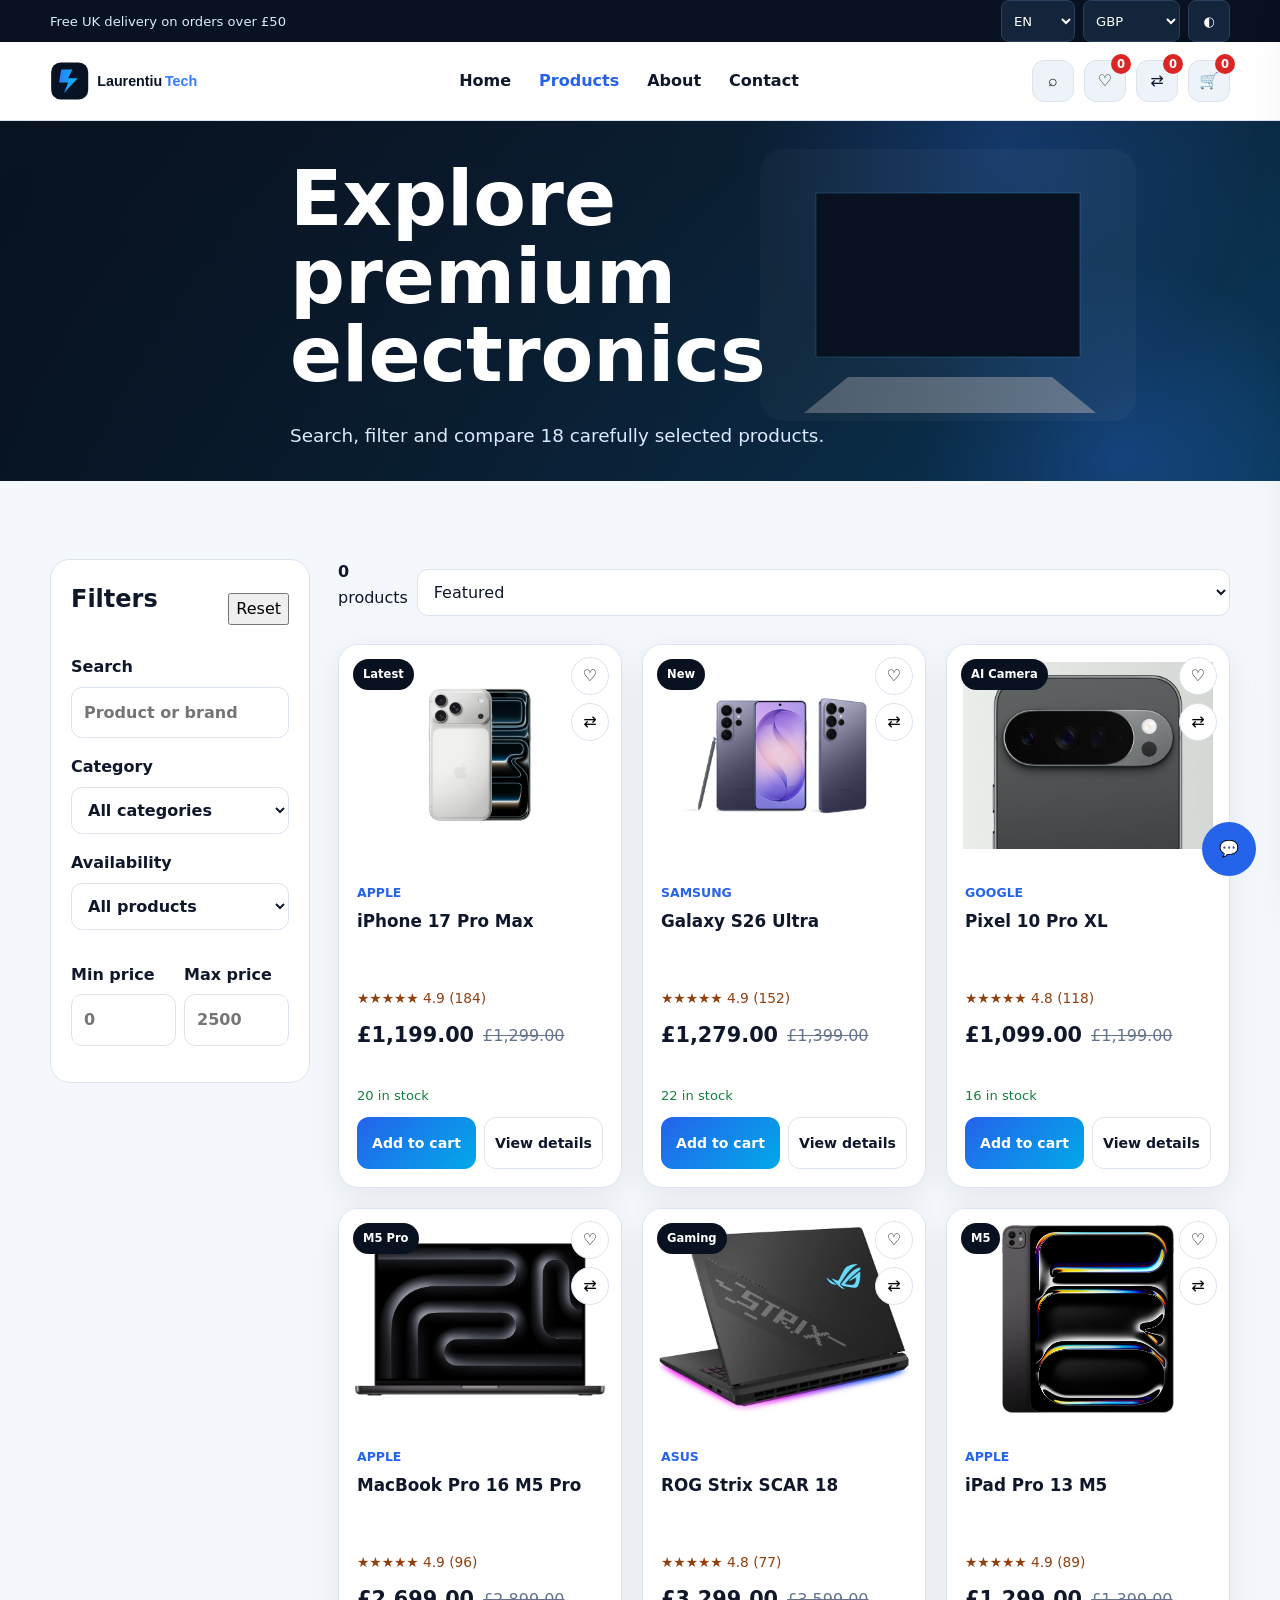
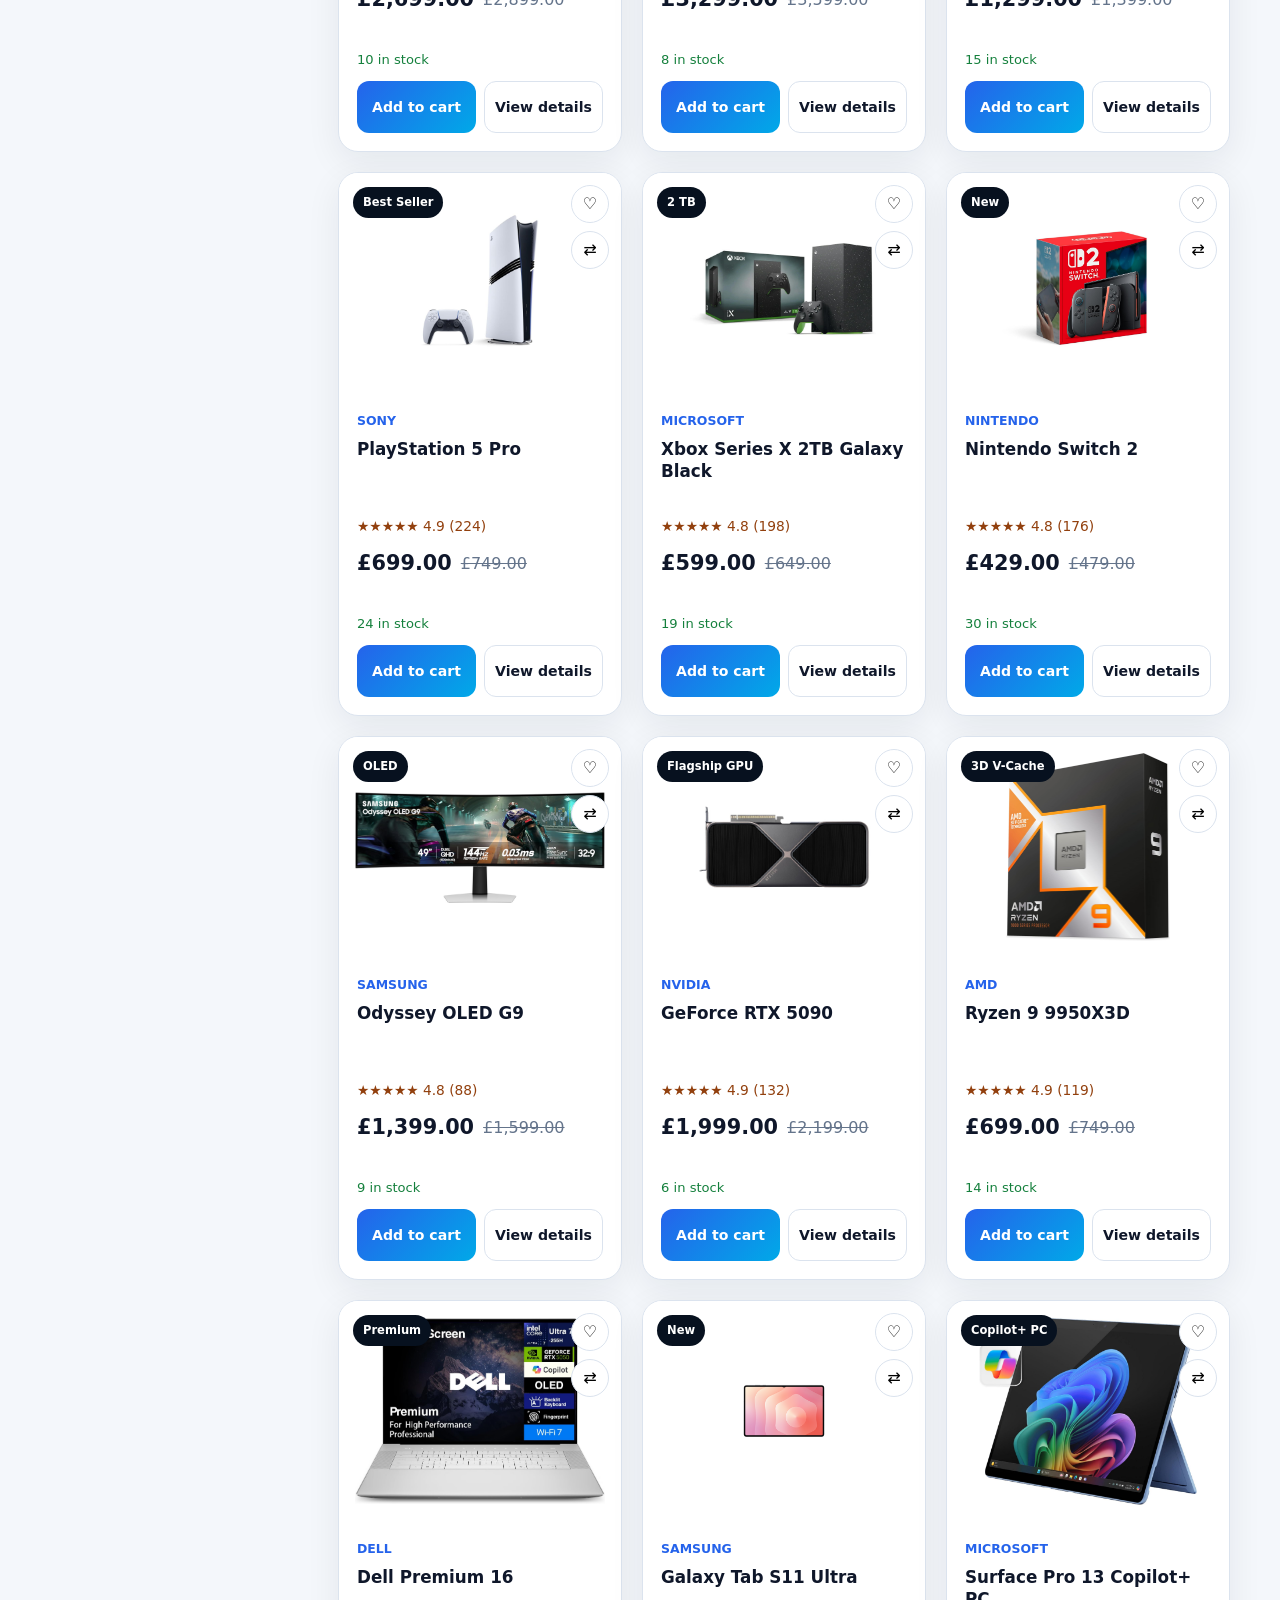
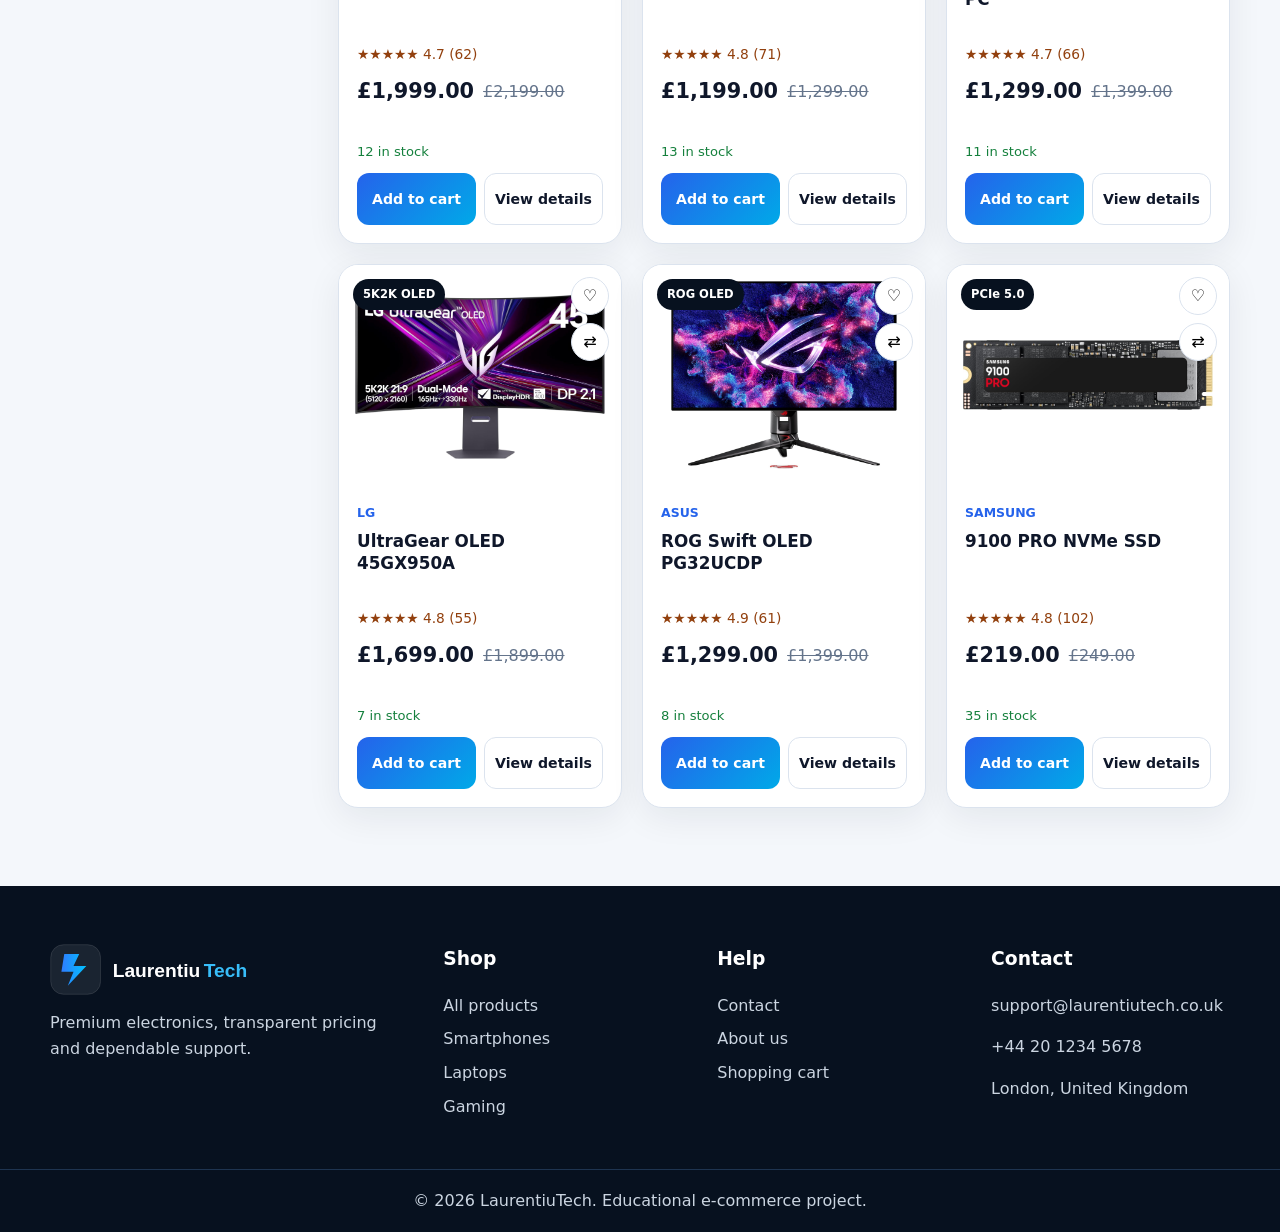
<file: products.html>
<!doctype html>
<html lang="en">
  <head>
    <meta charset="utf-8" />
    <meta content="width=device-width,initial-scale=1" name="viewport" />
    <meta content="Browse electronics" name="description" />
    <title>Products | LaurentiuTech</title>
    <link href="images/logo.svg" rel="icon" />
    <link href="css/style.css" rel="stylesheet" />
    <link href="css/responsive.css" rel="stylesheet" />
  </head>
  <body>
    <header class="site-header">
      <div class="topbar">
        <div class="wrap">
          <span> Free UK delivery on orders over £50 </span>
          <div class="prefs">
            <select aria-label="Language" data-language="">
              <option value="en">EN</option>
              <option value="ro">RO</option>
              <option value="es">ES</option>
              <option value="it">IT</option>
              <option value="fr">FR</option>
              <option value="de">DE</option>
            </select>
            <select aria-label="Currency" data-currency="">
              <option>GBP</option>
              <option>EUR</option>
              <option>USD</option>
              <option value="RON">RON (lei)</option>
            </select>
            <button
              aria-label="Toggle colour theme"
              class="icon-btn"
              data-action="theme"
            >
              ◐
            </button>
          </div>
        </div>
      </div>
      <div class="nav-wrap wrap">
        <a class="brand" href="index.html">
          <img alt="LaurentiuTech" src="images/logo.svg" />
        </a>
        <button
          aria-label="Open navigation"
          class="menu-btn"
          data-action="menu"
        >
          ☰
        </button>
        <nav class="main-nav">
          <a href="index.html"> Home </a>
          <a href="products.html"> Products </a>
          <a href="about.html"> About </a>
          <a href="contact.html"> Contact </a>
        </nav>
        <div class="nav-actions">
          <button aria-label="Search" class="icon-btn" data-action="search">
            ⌕
          </button>
          <button aria-label="Wishlist" class="icon-btn" data-action="wishlist">
            ♡
            <b data-wishlist-count=""> 0 </b>
          </button>
          <button aria-label="Compare" class="icon-btn" data-action="compare">
            ⇄
            <b data-compare-count=""> 0 </b>
          </button>
          <a aria-label="Cart" class="icon-btn" href="cart.html">
            🛒
            <b data-cart-count=""> 0 </b>
          </a>
        </div>
      </div>
      <div class="search-panel">
        <div class="wrap">
          <input
            data-global-search=""
            placeholder="Search products, brands or categories"
            type="search"
          />
          <button data-action="close-search">×</button>
        </div>
      </div>
    </header>
    <main>
      <section class="hero page-hero products-hero">
        <div class="wrap hero-content">
          <span class="eyebrow"> PRODUCT CATALOGUE </span>
          <h1>Explore premium electronics</h1>
          <p>Search, filter and compare 18 carefully selected products.</p>
        </div>
      </section>
      <section class="section wrap">
        <div class="catalogue">
          <aside class="filters">
            <div class="filter-head">
              <h2>Filters</h2>
              <button data-action="reset-filters">Reset</button>
            </div>
            <label>
              Search
              <input
                data-product-search=""
                placeholder="Product or brand"
                type="search"
              />
            </label>
            <label>
              Category
              <select data-category-filter="">
                <option value="All">All categories</option>
                <option>Smartphones</option>
                <option>Laptops</option>
                <option>Tablets</option>
                <option>Gaming</option>
                <option>Monitors</option>
                <option>Components</option>
              </select>
            </label>
            <label>
              Availability
              <select data-stock-filter="">
                <option value="all">All products</option>
                <option value="in">In stock</option>
                <option value="low">Low stock</option>
              </select>
            </label>
            <div class="price-fields">
              <label>
                Min price
                <input
                  data-min-price=""
                  min="0"
                  placeholder="0"
                  type="number"
                />
              </label>
              <label>
                Max price
                <input
                  data-max-price=""
                  min="0"
                  placeholder="2500"
                  type="number"
                />
              </label>
            </div>
          </aside>
          <div class="catalogue-main">
            <div class="catalogue-toolbar">
              <p>
                <strong data-results-count=""> 0 </strong>
                products
              </p>
              <select 
                        data-sort
                        aria-label="Sort products"
                        data-enrialabel="Sort products"
               >         
                  <option value="featured">Featured</option>
                  <option value="price-asc">Price: low to high</option>
                  <option value="price-desc">Price: high to low</option>
                  <option value="rating">Highest rated</option>
                  <option value="name">Name A–Z</option>
              </select>
            </div>
            <div class="product-grid" data-products=""></div>
          </div>
        </div>
      </section>
    </main>
    <footer class="site-footer">
      <div class="wrap footer-grid">
        <div>
          <img
            alt="LaurentiuTech"
            class="footer-logo"
            src="images/logo-white.svg"
          />
          <p>
            Premium electronics, transparent pricing and dependable support.
          </p>
        </div>
        <div>
          <h3>Shop</h3>
          <a href="products.html"> All products </a>
          <a href="products.html?category=Smartphones"> Smartphones </a>
          <a href="products.html?category=Laptops"> Laptops </a>
          <a href="products.html?category=Gaming"> Gaming </a>
        </div>
        <div>
          <h3>Help</h3>
          <a href="contact.html"> Contact </a>
          <a href="about.html"> About us </a>
          <a href="cart.html"> Shopping cart </a>
        </div>
        <div>
          <h3>Contact</h3>
          <p>support@laurentiutech.co.uk</p>
          <p>+44 20 1234 5678</p>
          <p>London, United Kingdom</p>
        </div>
      </div>
      <div class="copyright">
        © 2026 LaurentiuTech. Educational e-commerce project.
      </div>
    </footer>
    <button class="chat-toggle" data-action="chat">💬</button>
    <aside class="chat">
      <header>
        <strong> LaurentiuTech Assistant </strong>
        <button data-action="chat-close">×</button>
      </header>
      <div class="chat-messages" data-chat-messages=""></div>
      <form data-chat-form="">
        <input
          name="message"
          placeholder="Ask about delivery, returns or warranty"
          required=""
        />
        <button>Send</button>
      </form>
    </aside>
    <div class="drawer" data-drawer="">
      <div class="drawer-head">
        <h2 data-drawer-title=""></h2>
        <button data-action="drawer-close">×</button>
      </div>
      <div data-drawer-content=""></div>
    </div>
    <div class="toast" data-toast="" role="status"></div>
    <button class="back-top" data-action="top">↑</button>
    <script src="js/translations.js"></script>
    <script src="js/products.js"></script>
    <script src="js/script.js"></script>
  </body>
</html>
</file>
<file: css/style.css>
:root {
  --bg: #f4f7fb;
  --surface: #fff;
  --surface2: #eef3fa;
  --text: #0f172a;
  --muted: #64748b;
  --line: #dbe3ee;
  --primary: #2563eb;
  --primary2: #00a9e8;
  --danger: #dc2626;
  --success: #15803d;
  --shadow: 0 18px 50px rgba(15, 23, 42, 0.12);
  --radius: 20px;
  --wrap: min(1180px, calc(100% - 40px));
}
* {
  box-sizing: border-box;
}
html {
  scroll-behavior: smooth;
}
body {
  margin: 0;
  font-family:
    Inter,
    system-ui,
    -apple-system,
    Segoe UI,
    sans-serif;
  background: var(--bg);
  color: var(--text);
  line-height: 1.6;
}
body.dark {
  --bg: #07111f;
  --surface: #0f1d31;
  --surface2: #13243b;
  --text: #eef6ff;
  --muted: #9fb1c8;
  --line: #263b56;
}
img {
  max-width: 100%;
  display: block;
}
a {
  color: inherit;
  text-decoration: none;
}
button,
input,
select,
textarea {
  font: inherit;
}
button {
  cursor: pointer;
}
h1,
h2,
h3,
p {
  margin-top: 0;
}
.wrap {
  width: var(--wrap);
  margin-inline: auto;
}
.site-header {
  position: sticky;
  top: 0;
  z-index: 100;
  background: color-mix(in srgb, var(--surface) 94%, transparent);
  backdrop-filter: blur(14px);
  border-bottom: 1px solid var(--line);
}
.topbar {
  background: #07111f;
  color: #dbeafe;
  font-size: 0.82rem;
}
.topbar .wrap,
.nav-wrap {
  display: flex;
  align-items: center;
  justify-content: space-between;
}
.topbar .wrap {
  min-height: 36px;
}
.prefs {
  display: flex;
  gap: 8px;
}
.prefs select,
.prefs button {
  background: #13243b;
  color: #fff;
  border: 1px solid #29415f;
  border-radius: 8px;
  padding: 4px 8px;
}
.nav-wrap {
  min-height: 76px;
  gap: 24px;
}
.brand img {
  width: 220px;
}
.main-nav {
  display: flex;
  gap: 28px;
  font-weight: 700;
}
.main-nav a:hover,
.main-nav a.active {
  color: var(--primary);
}
.nav-actions {
  display: flex;
  gap: 10px;
}
.icon-btn,
.menu-btn {
  position: relative;
  border: 1px solid var(--line);
  background: var(--surface2);
  color: var(--text);
  border-radius: 12px;
  min-width: 42px;
  height: 42px;
  display: grid;
  place-items: center;
}
.icon-btn b {
  position: absolute;
  right: -6px;
  top: -7px;
  background: var(--danger);
  color: #fff;
  width: 20px;
  height: 20px;
  border-radius: 50%;
  font-size: 0.72rem;
  display: grid;
  place-items: center;
}
.menu-btn {
  display: none;
}
.search-panel {
  display: none;
  border-top: 1px solid var(--line);
  padding: 12px 0;
}
.search-panel.open {
  display: block;
}
.search-panel .wrap {
  display: flex;
  gap: 10px;
}
.search-panel input {
  flex: 1;
  padding: 13px 16px;
  border: 1px solid var(--line);
  border-radius: 12px;
  background: var(--surface);
  color: var(--text);
}
.search-panel button {
  border: 0;
  background: transparent;
  font-size: 1.6rem;
  color: var(--text);
}
.hero {
  position: relative;
  color: #fff;
  background-size: cover;
  background-position: center;
  min-height: 560px;
  display: grid;
  align-items: center;
}
.home-hero {
  background-image:
    linear-gradient(90deg, rgba(7, 17, 31, 0.9), rgba(7, 17, 31, 0.18)),
    url("../images/hero-home.svg");
}
.page-hero {
  min-height: 360px;
}
.products-hero {
  background-image:
    linear-gradient(90deg, rgba(7, 17, 31, 0.88), rgba(7, 17, 31, 0.28)),
    url("../images/hero-products.svg");
}
.about-hero {
  background-image:
    linear-gradient(90deg, rgba(7, 17, 31, 0.88), rgba(7, 17, 31, 0.28)),
    url("../images/hero-about.svg");
}
.contact-hero {
  background-image:
    linear-gradient(90deg, rgba(7, 17, 31, 0.88), rgba(7, 17, 31, 0.28)),
    url("../images/hero-contact.svg");
}
.checkout-hero,
.cart-hero {
  background-image:
    linear-gradient(90deg, rgba(7, 17, 31, 0.9), rgba(7, 17, 31, 0.3)),
    url("../images/hero-checkout.svg");
}
.hero-content {
  max-width: 700px;
}
.hero h1 {
  font-size: clamp(2.6rem, 6vw, 5rem);
  line-height: 1.02;
  margin: 0.35em 0;
}
.hero p {
  font-size: 1.15rem;
  color: #dbeafe;
  max-width: 620px;
}
.eyebrow {
  font-size: 0.82rem;
  font-weight: 800;
  letter-spacing: 0.14em;
  color: #8bd9ff;
}
.eyebrow.dark {
  color: var(--primary);
}
.hero-actions {
  display: flex;
  gap: 12px;
  margin-top: 28px;
}
.btn {
  display: inline-flex;
  align-items: center;
  justify-content: center;
  border: 0;
  border-radius: 12px;
  padding: 13px 20px;
  font-weight: 800;
}
.btn.primary {
  background: linear-gradient(135deg, var(--primary), var(--primary2));
  color: #fff;
}
.btn.ghost {
  background: var(--surface);
  border: 1px solid var(--line);
  color: var(--text);
}
.btn.dark {
  background: #07111f;
  color: #fff;
}
.btn.full {
  width: 100%;
  margin-top: 12px;
}
.section {
  padding: 78px 0;
}
.soft {
  background: var(--surface2);
}
.section-head {
  display: flex;
  align-items: end;
  justify-content: space-between;
  gap: 20px;
  margin-bottom: 28px;
}
.section-head.compact {
  margin-bottom: 18px;
}
.section-head h2 {
  font-size: clamp(1.8rem, 4vw, 2.7rem);
  margin: 0.25em 0 0;
}
.category-grid {
  display: grid;
  grid-template-columns: repeat(7, 1fr);
  gap: 14px;
}
.category-card {
  background: var(--surface);
  border: 1px solid var(--line);
  border-radius: 16px;
  padding: 22px 12px;
  text-align: center;
  box-shadow: 0 8px 28px rgba(15, 23, 42, 0.06);
  transition: 0.25s;
}
.category-card:hover {
  transform: translateY(-5px);
  box-shadow: var(--shadow);
}
.category-card b {
  display: block;
  margin-top: 9px;
}
.category-icon {
  font-size: 2rem;
}
.product-grid {
  display: grid;
  grid-template-columns: repeat(4, 1fr);
  gap: 20px;
}
.product-card {
  position: relative;
  background: var(--surface);
  border: 1px solid var(--line);
  border-radius: var(--radius);
  overflow: hidden;
  box-shadow: 0 10px 35px rgba(15, 23, 42, 0.07);
  transition: 0.25s;
}
.product-card:hover {
  transform: translateY(-6px);
  box-shadow: var(--shadow);
}
.product-media {
  position: relative;
  background: #f8fafc;
  aspect-ratio: 4/3;
  display: grid;
  place-items: center;
}
.product-media img {
  width: 100%;
  height: 100%;
  object-fit: contain;
  padding: 12px;
}
.badge {
  position: absolute;
  left: 14px;
  top: 14px;
  background: #07111f;
  color: #fff;
  border-radius: 999px;
  padding: 6px 10px;
  font-size: 0.72rem;
  font-weight: 800;
}
.card-actions {
  position: absolute;
  right: 12px;
  top: 12px;
  display: grid;
  gap: 8px;
}
.card-actions button {
  border: 1px solid #dbe3ee;
  background: #fff;
  width: 38px;
  height: 38px;
  border-radius: 50%;
}
.card-actions button.active {
  background: var(--primary);
  color: #fff;
}
.product-body {
  padding: 18px;
}
.product-brand {
  font-size: 0.78rem;
  font-weight: 800;
  color: var(--primary);
  text-transform: uppercase;
}
.product-title {
  font-size: 1.05rem;
  margin: 6px 0 9px;
  min-height: 50px;
}
.rating {
  font-size: 0.86rem;
  color: #92400e;
}
.price {
  display: flex;
  align-items: center;
  gap: 9px;
  margin: 12px 0;
}
.price strong {
  font-size: 1.3rem;
}
.old-price {
  text-decoration: line-through;
  color: var(--muted);
}
.stock {
  font-size: 0.82rem;
  color: var(--success);
}
.product-buttons {
  display: grid;
  grid-template-columns: 1fr 1fr;
  gap: 8px;
}
.product-buttons .btn {
  padding: 10px 8px;
  font-size: 0.88rem;
}
.promo-grid {
  display: grid;
  grid-template-columns: 1fr 1fr;
  gap: 20px;
}
.promo {
  padding: 42px;
  border-radius: 24px;
  color: #fff;
  background: linear-gradient(135deg, #07111f, #1d4ed8);
}
.promo.alt {
  background: linear-gradient(135deg, #0f172a, #0f766e);
}
.promo a {
  font-weight: 800;
}
.benefits {
  display: grid;
  grid-template-columns: repeat(4, 1fr);
  gap: 18px;
}
.benefits article,
.values article {
  background: var(--surface);
  border: 1px solid var(--line);
  border-radius: 16px;
  padding: 24px;
}
.benefits b,
.benefits span {
  display: block;
}
.benefits span {
  color: var(--muted);
  margin-top: 6px;
}
.newsletter {
  background: linear-gradient(135deg, #2563eb, #00a9e8);
  color: #fff;
  padding: 54px 0;
}
.newsletter .wrap {
  display: flex;
  align-items: center;
  justify-content: space-between;
  gap: 30px;
}
.newsletter form {
  display: flex;
  gap: 10px;
  min-width: min(480px, 100%);
}
.newsletter input {
  flex: 1;
  border: 0;
  border-radius: 12px;
  padding: 14px;
}
.site-footer {
  background: #07111f;
  color: #cbd5e1;
  padding: 58px 0 0;
}
.footer-grid {
  display: grid;
  grid-template-columns: 1.5fr 1fr 1fr 1fr;
  gap: 35px;
}
.footer-grid h3 {
  color: #fff;
}
.footer-grid a {
  display: block;
  margin: 8px 0;
}
.footer-logo {
  width: 230px;
  margin-bottom: 15px;
}
.copyright {
  border-top: 1px solid #1e3450;
  text-align: center;
  margin-top: 42px;
  padding: 18px;
}
.catalogue {
  display: grid;
  grid-template-columns: 260px 1fr;
  gap: 28px;
}
.filters {
  background: var(--surface);
  border: 1px solid var(--line);
  border-radius: var(--radius);
  padding: 20px;
  height: max-content;
  position: sticky;
  top: 130px;
}
.filter-head,
.catalogue-toolbar {
  display: flex;
  justify-content: space-between;
  align-items: center;
}
.filters label {
  display: grid;
  gap: 7px;
  font-weight: 700;
  margin: 16px 0;
}
.filters input,
.filters select,
.catalogue-toolbar select,
.checkout-form input,
.checkout-form select,
.contact-form input,
.contact-form select,
.contact-form textarea {
  width: 100%;
  border: 1px solid var(--line);
  border-radius: 11px;
  background: var(--surface);
  color: var(--text);
  padding: 12px;
}
.price-fields {
  display: grid;
  grid-template-columns: 1fr 1fr;
  gap: 8px;
}
.catalogue-toolbar {
  margin-bottom: 18px;
}
.breadcrumbs {
  display: flex;
  gap: 10px;
  padding: 22px 0;
  color: var(--muted);
}
.details-layout {
  display: grid;
  grid-template-columns: 1.05fr 0.95fr;
  gap: 48px;
}
.gallery-main {
  background: #fff;
  border-radius: 24px;
  overflow: hidden;
  border: 1px solid var(--line);
}
.gallery-main img {
  width: 100%;
  aspect-ratio: 4/3;
  object-fit: contain;
  padding: 18px;
}
.thumbnails {
  display: grid;
  grid-template-columns: repeat(4, 1fr);
  gap: 10px;
  margin-top: 10px;
}
.thumbnails button {
  padding: 0;
  border: 2px solid transparent;
  border-radius: 12px;
  overflow: hidden;
}
.thumbnails button.active {
  border-color: var(--primary);
}
.details-info h1 {
  font-size: clamp(2rem, 5vw, 3.4rem);
  line-height: 1.08;
}
.details-price {
  font-size: 1.8rem;
  font-weight: 800;
  margin: 18px 0;
}
.option-group {
  margin: 18px 0;
}
.option-list {
  display: flex;
  gap: 9px;
  flex-wrap: wrap;
}
.option-list button {
  border: 1px solid var(--line);
  background: var(--surface);
  color: var(--text);
  border-radius: 10px;
  padding: 9px 13px;
}
.option-list button.active {
  background: var(--primary);
  color: #fff;
}
.quantity-row {
  display: flex;
  gap: 12px;
  align-items: center;
}
.quantity-row input {
  width: 70px;
  padding: 12px;
  border: 1px solid var(--line);
  border-radius: 10px;
  background: var(--surface);
  color: var(--text);
}
.specs {
  grid-column: 1/-1;
  margin-top: 20px;
  background: var(--surface);
  border: 1px solid var(--line);
  border-radius: 18px;
  padding: 24px;
}
.specs dl {
  display: grid;
  grid-template-columns: 1fr 1fr;
}
.specs div {
  display: flex;
  justify-content: space-between;
  padding: 12px;
  border-bottom: 1px solid var(--line);
}
.cart-layout,
.checkout-layout,
.contact-layout,
.two-col {
  display: grid;
  grid-template-columns: 1fr 360px;
  gap: 30px;
}
.cart-item {
  display: grid;
  grid-template-columns: 120px 1fr auto auto;
  gap: 18px;
  align-items: center;
  background: var(--surface);
  border: 1px solid var(--line);
  border-radius: 16px;
  padding: 16px;
  margin-bottom: 14px;
}
.cart-item img {
  border-radius: 12px;
}
.qty {
  display: flex;
  align-items: center;
  gap: 8px;
}
.qty button {
  width: 34px;
  height: 34px;
  border: 1px solid var(--line);
  background: var(--surface2);
  color: var(--text);
  border-radius: 9px;
}
.summary {
  background: var(--surface);
  border: 1px solid var(--line);
  border-radius: var(--radius);
  padding: 24px;
  height: max-content;
  position: sticky;
  top: 130px;
}
.summary > div {
  display: flex;
  justify-content: space-between;
  padding: 11px 0;
}
.summary-total {
  font-size: 1.2rem;
  border-top: 1px solid var(--line);
  margin-top: 8px;
}
.empty-state {
  text-align: center;
  padding: 60px;
  background: var(--surface);
  border: 1px dashed var(--line);
  border-radius: 18px;
}
.checkout-layout {
  grid-template-columns: 1fr 390px;
}
.checkout-form fieldset {
  border: 1px solid var(--line);
  background: var(--surface);
  border-radius: 18px;
  padding: 22px;
  margin: 0 0 18px;
}
.checkout-form legend {
  font-weight: 800;
  padding: 0 8px;
}
.form-grid {
  display: grid;
  grid-template-columns: 1fr 1fr;
  gap: 15px;
}
.form-grid label {
  display: grid;
  gap: 7px;
  font-weight: 700;
}
.form-grid .wide {
  grid-column: 1/-1;
}
.payment-choice {
  display: flex;
  gap: 18px;
  margin-bottom: 16px;
}
.paypal-note {
  display: none;
  padding: 18px;
  background: var(--surface2);
  border-radius: 12px;
}
.paypal-note.show {
  display: block;
}
.card-fields.hidden {
  display: none;
}
.terms {
  display: flex;
  gap: 10px;
  margin: 16px 0;
}
.order-success {
  display: none;
  text-align: center;
  background: #ecfdf5;
  border: 1px solid #86efac;
  border-radius: 20px;
  padding: 38px;
  margin-bottom: 25px;
  color: #14532d;
}
.order-success.show {
  display: block;
}
.checkout-item {
  display: grid;
  grid-template-columns: 60px 1fr auto;
  gap: 10px;
  align-items: center;
  margin-bottom: 12px;
}
.checkout-item img {
  border-radius: 9px;
}
.contact-layout {
  grid-template-columns: 360px 1fr;
}
.contact-card,
.contact-form,
.feature-panel {
  background: var(--surface);
  border: 1px solid var(--line);
  border-radius: var(--radius);
  padding: 28px;
}
.values {
  display: grid;
  grid-template-columns: repeat(4, 1fr);
  gap: 18px;
}
.stats {
  background: #07111f;
  color: #fff;
  padding: 55px 0;
}
.stats .wrap {
  display: grid;
  grid-template-columns: repeat(4, 1fr);
  text-align: center;
}
.stats strong,
.stats span {
  display: block;
}
.stats strong {
  font-size: 2.4rem;
}
.faq details {
  background: var(--surface);
  border: 1px solid var(--line);
  border-radius: 14px;
  padding: 18px;
  margin: 10px 0;
}
.chat-toggle,
.back-top {
  position: fixed;
  right: 24px;
  border: 0;
  border-radius: 50%;
  background: var(--primary);
  color: #fff;
  width: 54px;
  height: 54px;
  z-index: 120;
}
.chat-toggle {
  bottom: 24px;
}
.back-top {
  bottom: 90px;
  display: none;
}
.back-top.show {
  display: block;
}
.chat {
  position: fixed;
  right: 24px;
  bottom: 90px;
  width: min(360px, calc(100% - 30px));
  background: var(--surface);
  border: 1px solid var(--line);
  border-radius: 18px;
  box-shadow: var(--shadow);
  z-index: 130;
  display: none;
  overflow: hidden;
}
.chat.open {
  display: block;
}
.chat header,
.drawer-head {
  display: flex;
  justify-content: space-between;
  align-items: center;
  background: #07111f;
  color: #fff;
  padding: 15px;
}
.chat header button,
.drawer-head button {
  border: 0;
  background: transparent;
  color: #fff;
  font-size: 1.4rem;
}
.chat-messages {
  height: 270px;
  overflow: auto;
  padding: 14px;
}
.message {
  max-width: 85%;
  padding: 10px 12px;
  border-radius: 12px;
  margin: 8px 0;
  background: var(--surface2);
}
.message.user {
  margin-left: auto;
  background: var(--primary);
  color: #fff;
}
.chat form {
  display: flex;
  border-top: 1px solid var(--line);
  padding: 10px;
}
.chat input {
  flex: 1;
  border: 1px solid var(--line);
  border-radius: 10px 0 0 10px;
  padding: 11px;
  background: var(--surface);
  color: var(--text);
}
.chat form button {
  border: 0;
  background: var(--primary);
  color: #fff;
  border-radius: 0 10px 10px 0;
}
.drawer {
  position: fixed;
  right: 0;
  top: 0;
  height: 100%;
  width: min(440px, 100%);
  background: var(--surface);
  z-index: 200;
  box-shadow: var(--shadow);
  transform: translateX(105%);
  transition: 0.25s;
  overflow: auto;
}
.drawer.open {
  transform: none;
}
.drawer-card {
  display: grid;
  grid-template-columns: 78px 1fr auto;
  gap: 12px;
  padding: 14px;
  border-bottom: 1px solid var(--line);
}
.drawer-card img {
  border-radius: 9px;
}
.toast {
  position: fixed;
  left: 50%;
  bottom: 28px;
  transform: translate(-50%, 40px);
  opacity: 0;
  background: #07111f;
  color: #fff;
  padding: 12px 18px;
  border-radius: 10px;
  z-index: 300;
  transition: 0.25s;
}
.toast.show {
  opacity: 1;
  transform: translate(-50%, 0);
}
.link-btn {
  border: 0;
  background: transparent;
  color: var(--danger);
  font-weight: 800;
}
.invalid {
  border-color: var(--danger) !important;
  box-shadow: 0 0 0 3px rgba(220, 38, 38, 0.12);
}

/* Final interface refinements */
.brand {
  display: flex;
  align-items: center;
  flex: 0 0 auto;
  overflow: visible;
}
.brand img {
  width: 176px !important;
  max-width: 176px;
  height: 46px;
  object-fit: contain;
}
.nav-wrap {
  min-height: 78px;
}
.hero .eyebrow {
  display: none;
}
.hero-content {
  position: relative;
  z-index: 2;
}
.product-media img,
.gallery-main img,
.thumbnails img,
.cart-item img,
.checkout-item img {
  background: #fff;
}
.product-media img {
  object-fit: contain;
  padding: 18px;
}
.gallery-main img {
  object-fit: contain;
  padding: 24px;
  max-height: 620px;
}
.thumbnails img {
  width: 100%;
  aspect-ratio: 4/3;
  object-fit: contain;
}
.details-price [data-detail-price] {
  font-size: 2rem;
  font-weight: 900;
}
.option-group > b {
  display: block;
  margin-bottom: 9px;
}
.option-list button {
  transition: 0.2s;
}
.option-list button:hover {
  border-color: var(--primary);
}
.prefs select {
  min-width: 74px;
}
.checkout-form .card-fields.hidden {
  display: none !important;
}
.paypal-note.show {
  display: block;
}
.checkout-layout {
  align-items: start;
}
.site-header {
  isolation: isolate;
}
@media (max-width: 900px) {
  .brand img {
    width: 150px !important;
    height: 42px;
  }
  .nav-wrap {
    gap: 12px;
  }
  .checkout-layout {
    grid-template-columns: 1fr;
  }
  .summary {
    position: static;
  }
  .details-layout {
    grid-template-columns: 1fr;
  }
}
.brand img {
  width: 220px;
  max-width: 220px;
  height: 48px;
  object-fit: contain;
}
.footer-logo {
  width: 235px;
  max-width: 100%;
}

/* Portfolio refinement: consistent product card layout */

.product-card {
  display: flex;
  flex-direction: column;
}

.product-body {
  display: flex;
  flex-direction: column;
  flex: 1;
}

.product-buttons {
  margin-top: auto;
}

.product-buttons .btn {
  min-height: 52px;
  text-align: center;
}

/* Give product cards more room on the catalogue page */

.catalogue .product-grid {
  grid-template-columns: repeat(
    auto-fit,
    minmax(min(100%, 220px), 1fr)
  );
}


/* FINAL FIX - Uniform product images and aligned buttons */

.product-card {
  display: flex;
  flex-direction: column;
}

.product-media {
  height: 220px;
  aspect-ratio: auto;
  display: block;
  overflow: hidden;
  flex-shrink: 0;
}

.product-media > a {
  display: flex;
  align-items: center;
  justify-content: center;
  width: 100%;
  height: 100%;
}

.product-media > a img {
  width: 100%;
  height: 100%;
  object-fit: contain;
  padding: 16px;
}

.product-media .badge,
.product-media .card-actions {
  z-index: 2;
}

.product-body {
  display: flex;
  flex-direction: column;
  flex: 1;
}

.product-buttons {
  margin-top: auto;
}

@media (max-width: 700px) {
  .product-media {
    height: 180px;
  }
}


/* FINAL ALIGNMENT - All product information in equal rows */

.product-card .product-body {
  display: grid;
  grid-template-rows:
    20px   /* Brand */
    68px   /* Product name */
    24px   /* Rating */
    58px   /* Price */
    24px   /* Stock */
    52px;  /* Buttons */
  row-gap: 8px;
  align-content: start;
  flex: 1;
}

.product-card .product-brand {
  margin: 0;
  align-self: start;
}

.product-card .product-title {
  margin: 0;
  min-height: 0;
  line-height: 1.3;
  overflow: hidden;
  display: -webkit-box;
  -webkit-box-orient: vertical;
  -webkit-line-clamp: 3;
  line-clamp: 3;
}

.product-card .rating {
  margin: 0;
  align-self: start;
}

.product-card .price {
  margin: 0;
  align-self: start;
  flex-wrap: wrap;
  align-content: start;
}

.product-card .stock {
  margin: 0;
  align-self: start;
}

.product-card .product-buttons {
  margin: 0;
  align-self: end;
}

.product-card .product-buttons .btn {
  min-height: 52px;
}
</file>
<file: css/responsive.css>
@media (max-width: 1000px) {
  .category-grid {
    grid-template-columns: repeat(4, 1fr);
  }
  .product-grid {
    grid-template-columns: repeat(3, 1fr);
  }
  .benefits,
  .values {
    grid-template-columns: repeat(2, 1fr);
  }
  .main-nav {
    position: fixed;
    inset: 112px 0 auto;
    background: var(--surface);
    padding: 20px;
    display: none;
    flex-direction: column;
    border-bottom: 1px solid var(--line);
  }
  .main-nav.open {
    display: flex;
  }
  .menu-btn {
    display: grid;
  }
  .nav-actions .icon-btn:nth-child(1) {
    display: none;
  }
  .catalogue {
    grid-template-columns: 1fr;
  }
  .filters {
    position: static;
  }
  .cart-layout,
  .checkout-layout,
  .contact-layout,
  .two-col {
    grid-template-columns: 1fr;
  }
  .summary {
    position: static;
  }
  .footer-grid {
    grid-template-columns: 1fr 1fr;
  }
  .details-layout {
    grid-template-columns: 1fr;
  }
}
@media (max-width: 700px) {
  :root {
    --wrap: min(100% - 24px, 1180px);
  }
  .topbar .wrap {
    gap: 10px;
  }
  .topbar span {
    display: none;
  }
  .brand img {
    width: 165px;
  }
  .nav-wrap {
    gap: 10px;
  }
  .nav-actions {
    gap: 5px;
  }
  .icon-btn {
    min-width: 38px;
    height: 38px;
  }
  .hero {
    min-height: 480px;
  }
  .page-hero {
    min-height: 300px;
  }
  .section {
    padding: 52px 0;
  }
  .category-grid {
    grid-template-columns: repeat(2, 1fr);
  }
  .product-grid {
    grid-template-columns: repeat(2, 1fr);
    gap: 12px;
  }
  .product-title {
    min-height: 68px;
  }
  .product-buttons {
    grid-template-columns: 1fr;
  }
  .promo-grid,
  .newsletter .wrap {
    grid-template-columns: 1fr;
    display: grid;
  }
  .newsletter form {
    min-width: 0;
  }
  .benefits,
  .values,
  .stats .wrap {
    grid-template-columns: 1fr 1fr;
  }
  .footer-grid {
    grid-template-columns: 1fr;
  }
  .cart-item {
    grid-template-columns: 86px 1fr;
  }
  .cart-item .qty,
  .cart-item > strong,
  .cart-item > .link-btn {
    grid-column: 2;
  }
  .form-grid {
    grid-template-columns: 1fr;
  }
  .form-grid .wide {
    grid-column: auto;
  }
  .checkout-item {
    grid-template-columns: 50px 1fr;
  }
  .checkout-item strong {
    grid-column: 2;
  }
  .specs dl {
    grid-template-columns: 1fr;
  }
}
@media (max-width: 430px) {
  .product-grid {
    grid-template-columns: 1fr;
  }
  .benefits,
  .values,
  .stats .wrap {
    grid-template-columns: 1fr;
  }
  .hero h1 {
    font-size: 2.55rem;
  }
  .prefs select {
    max-width: 56px;
  }
  .nav-actions .icon-btn:nth-child(2),
  .nav-actions .icon-btn:nth-child(3) {
    display: none;
  }
}
</file>
